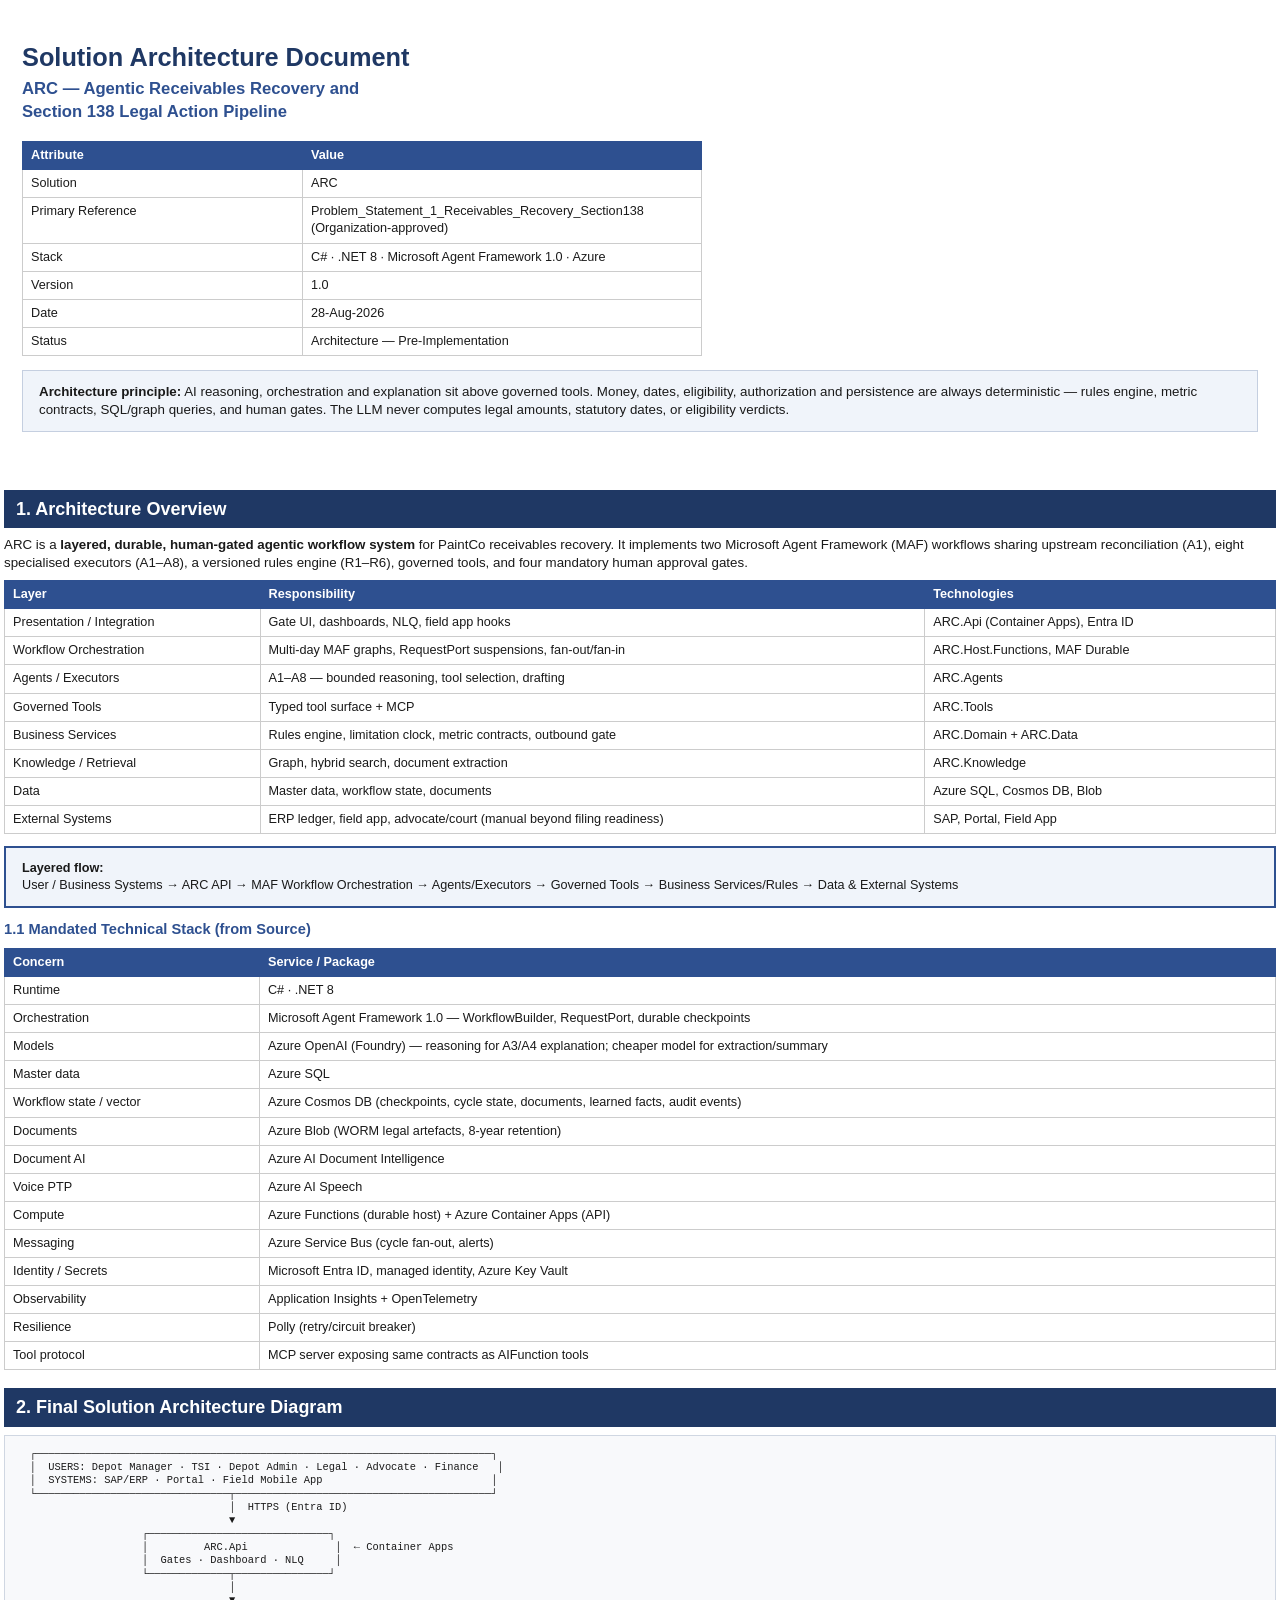
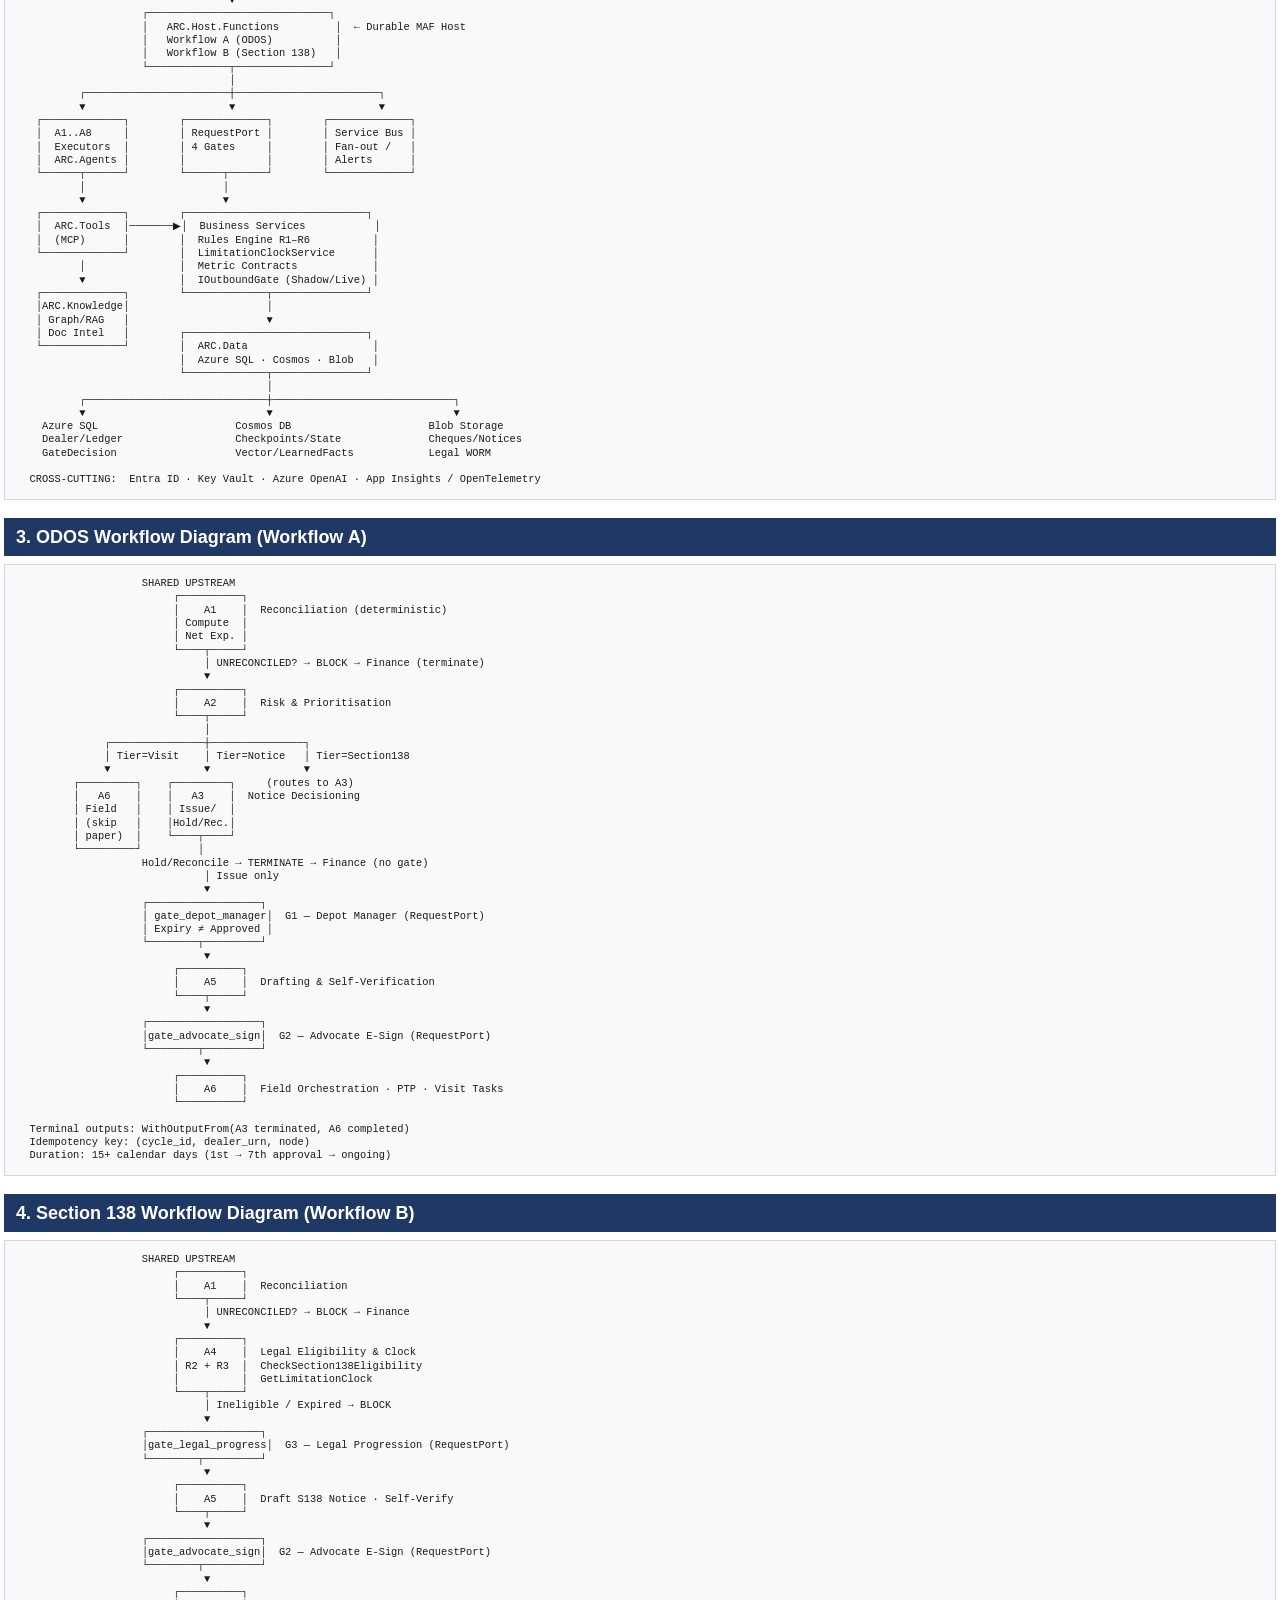
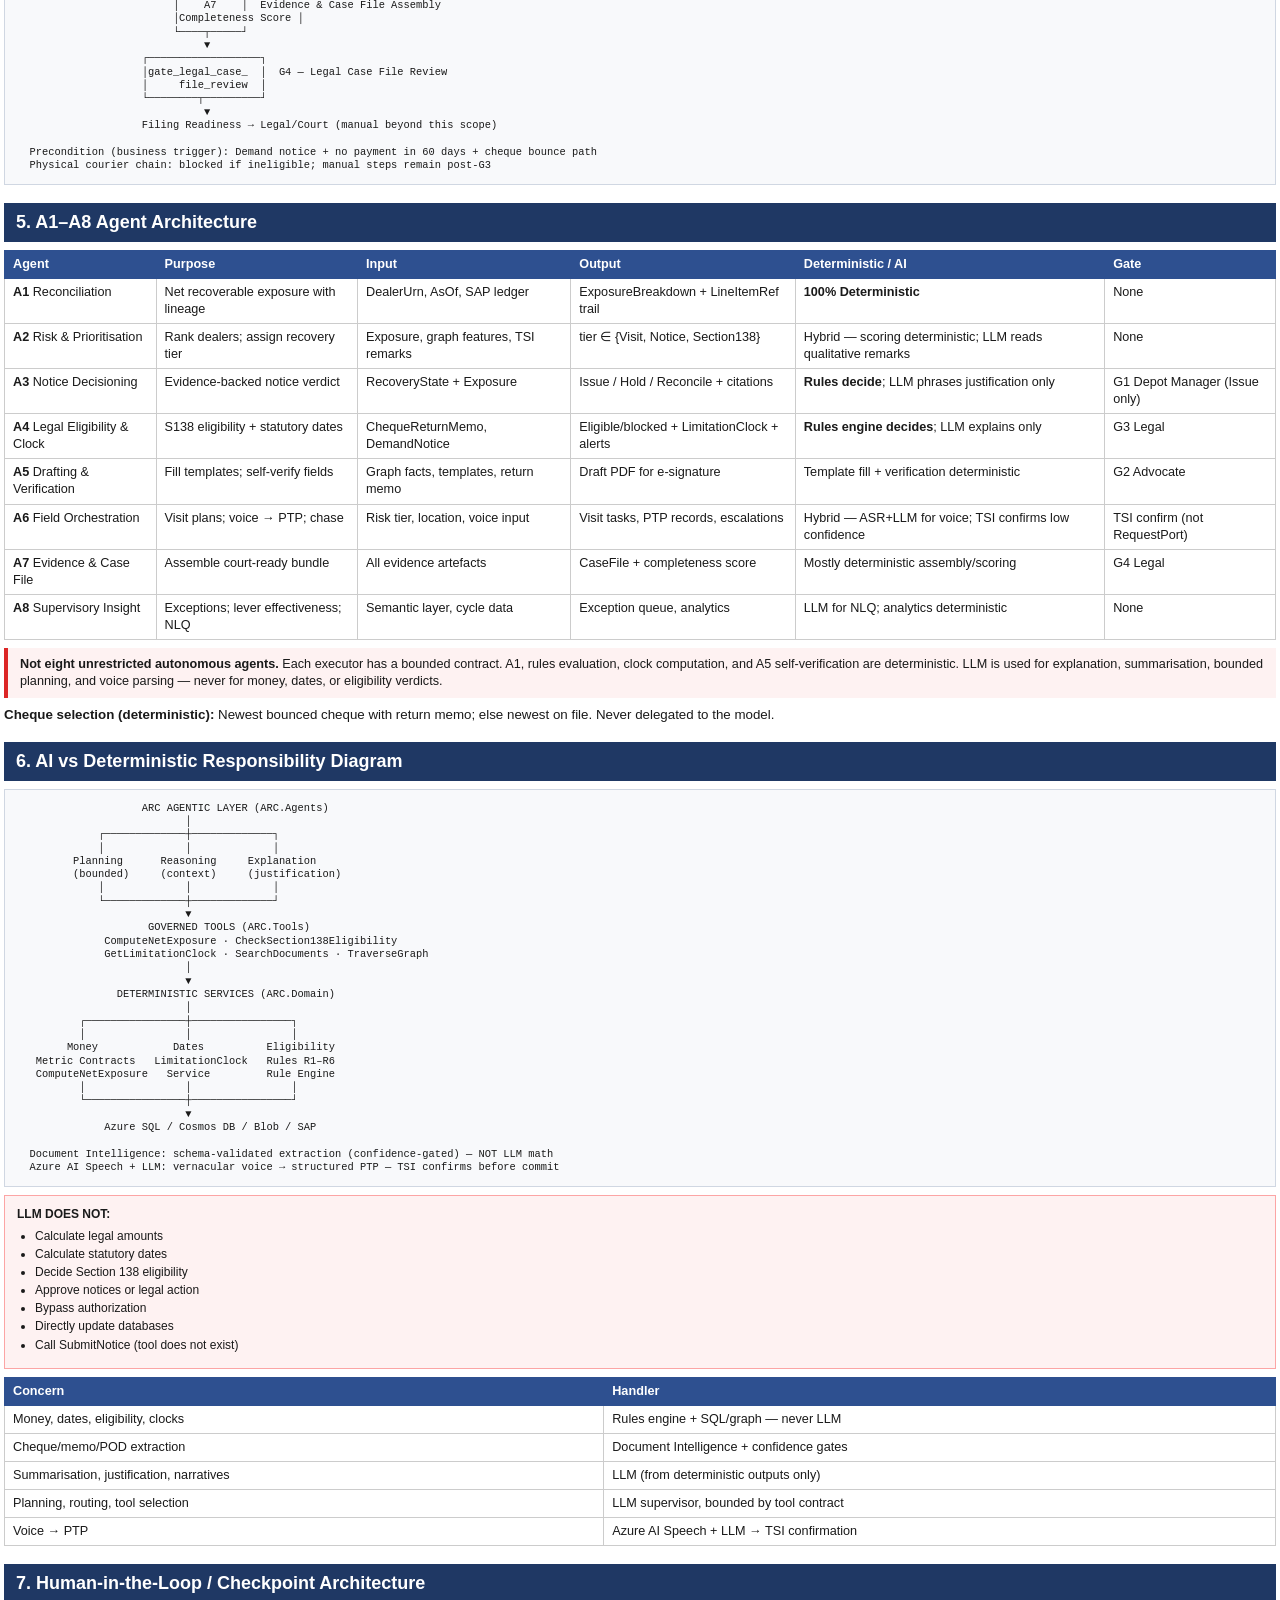
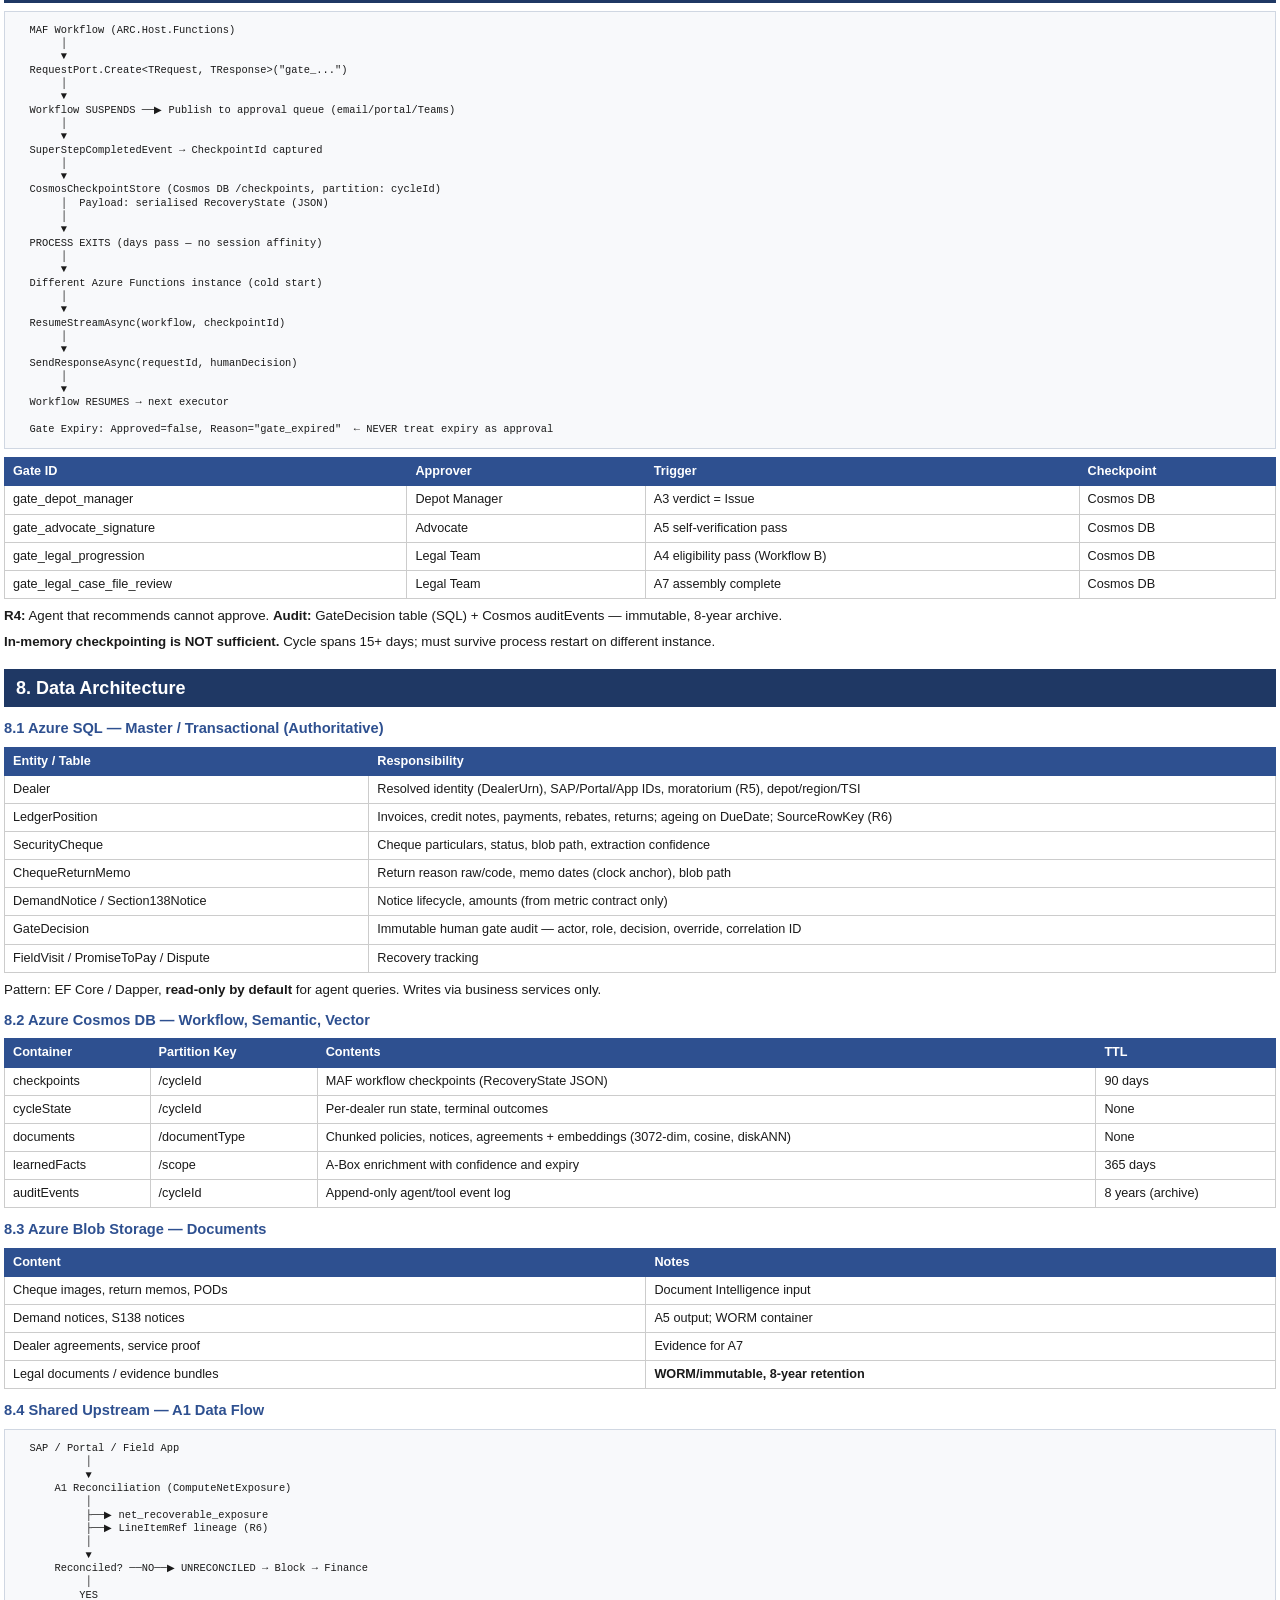
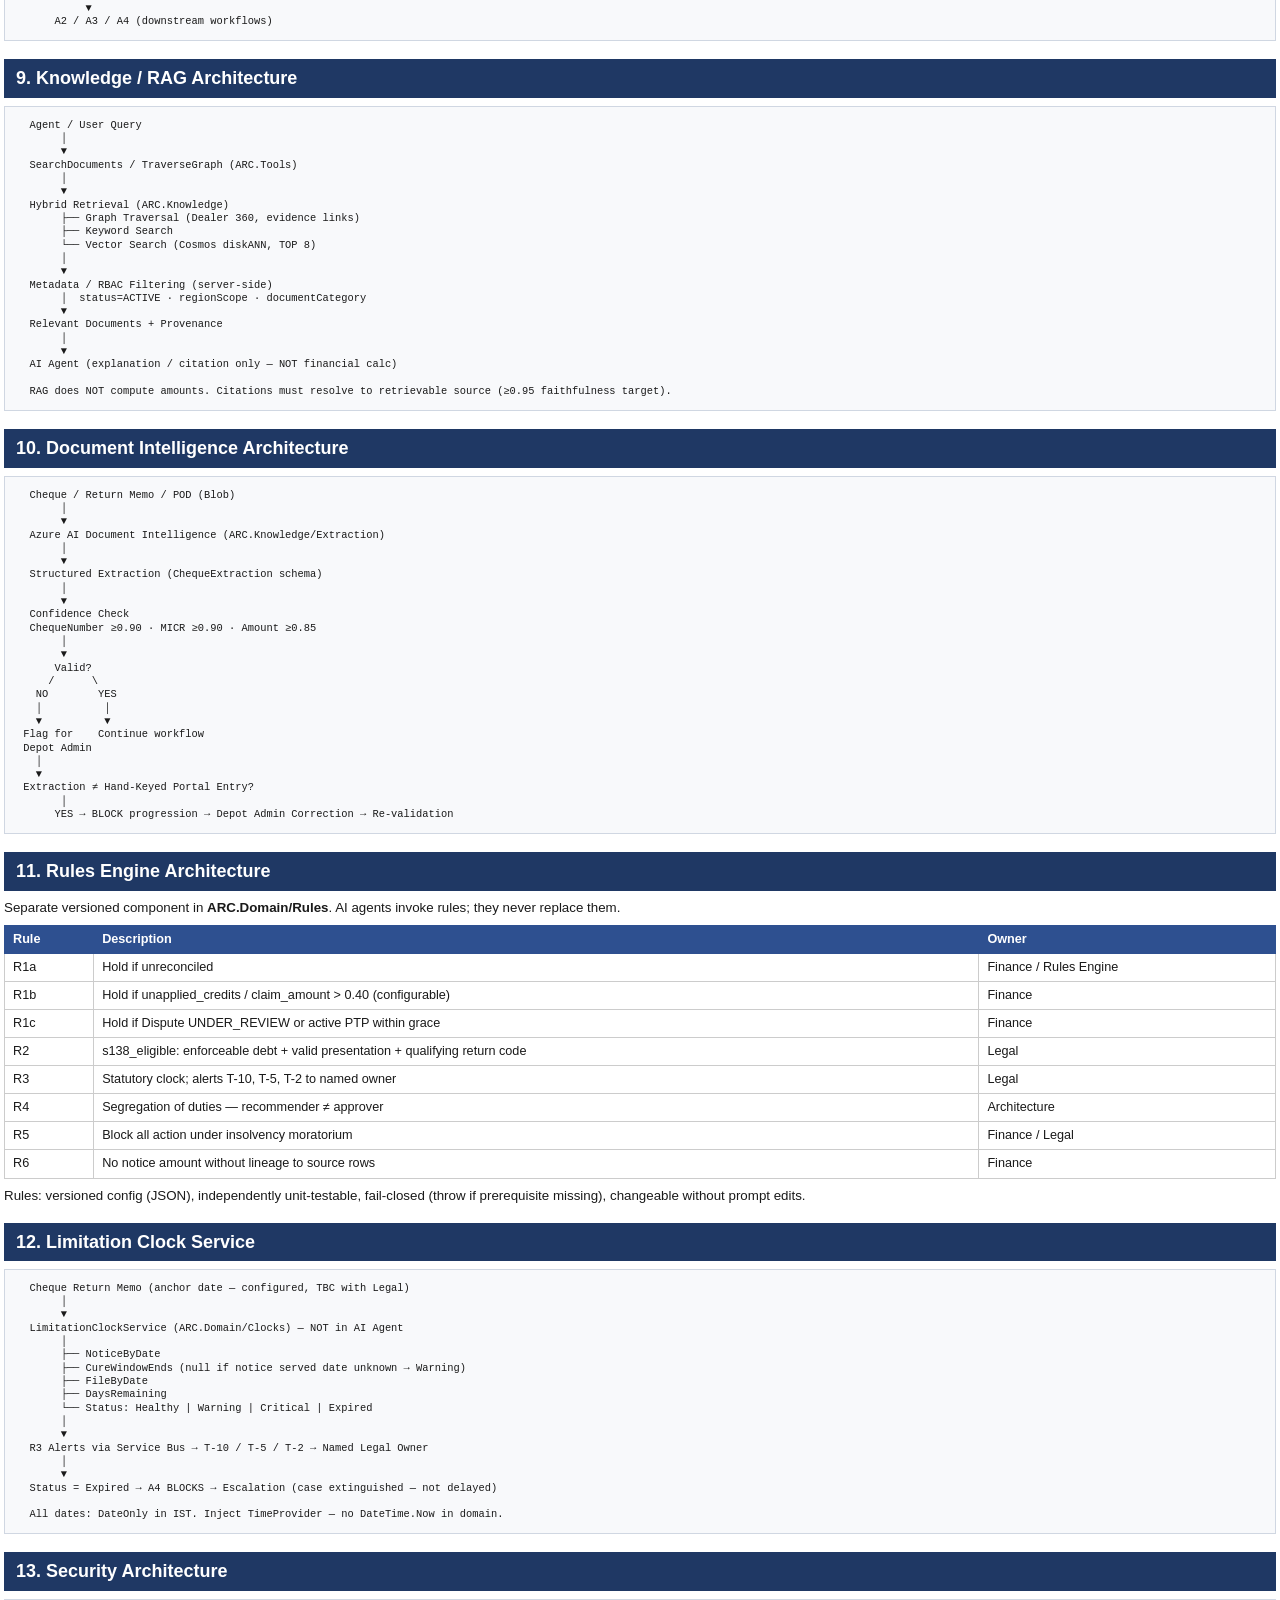
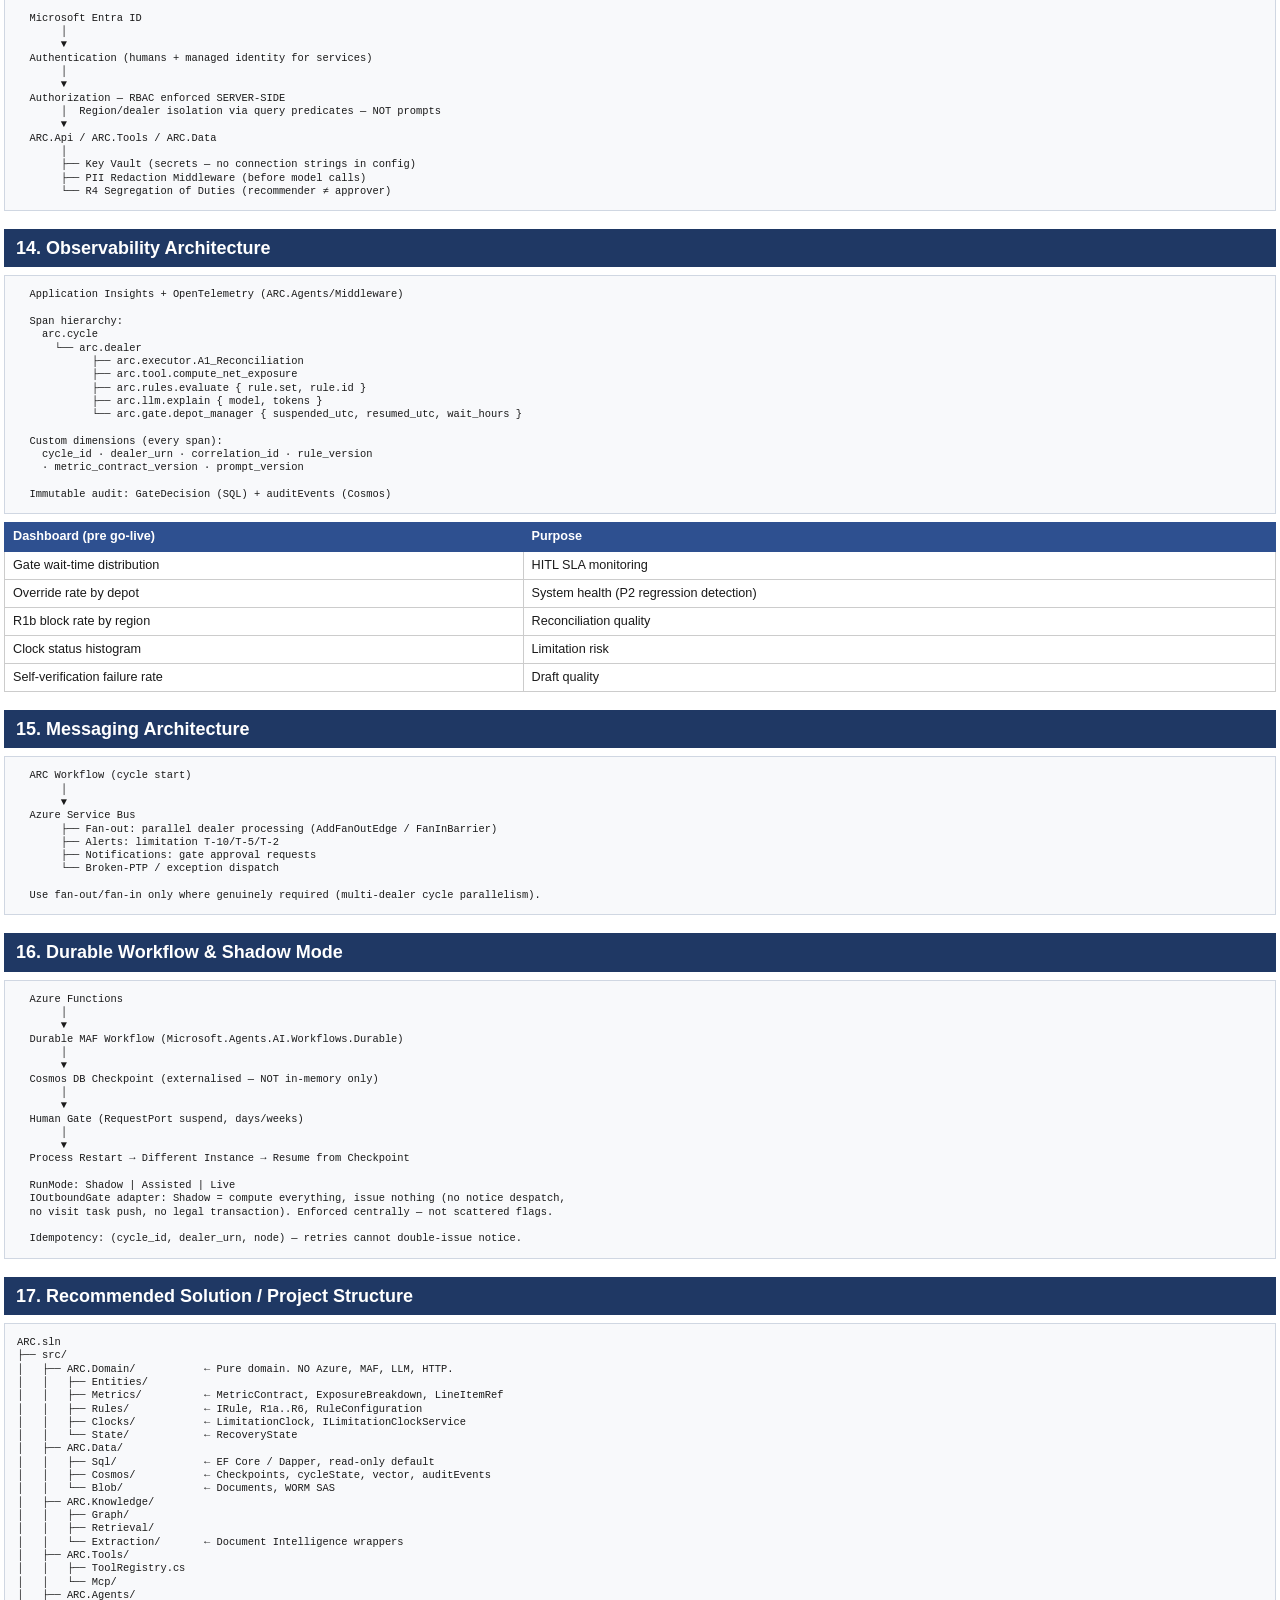
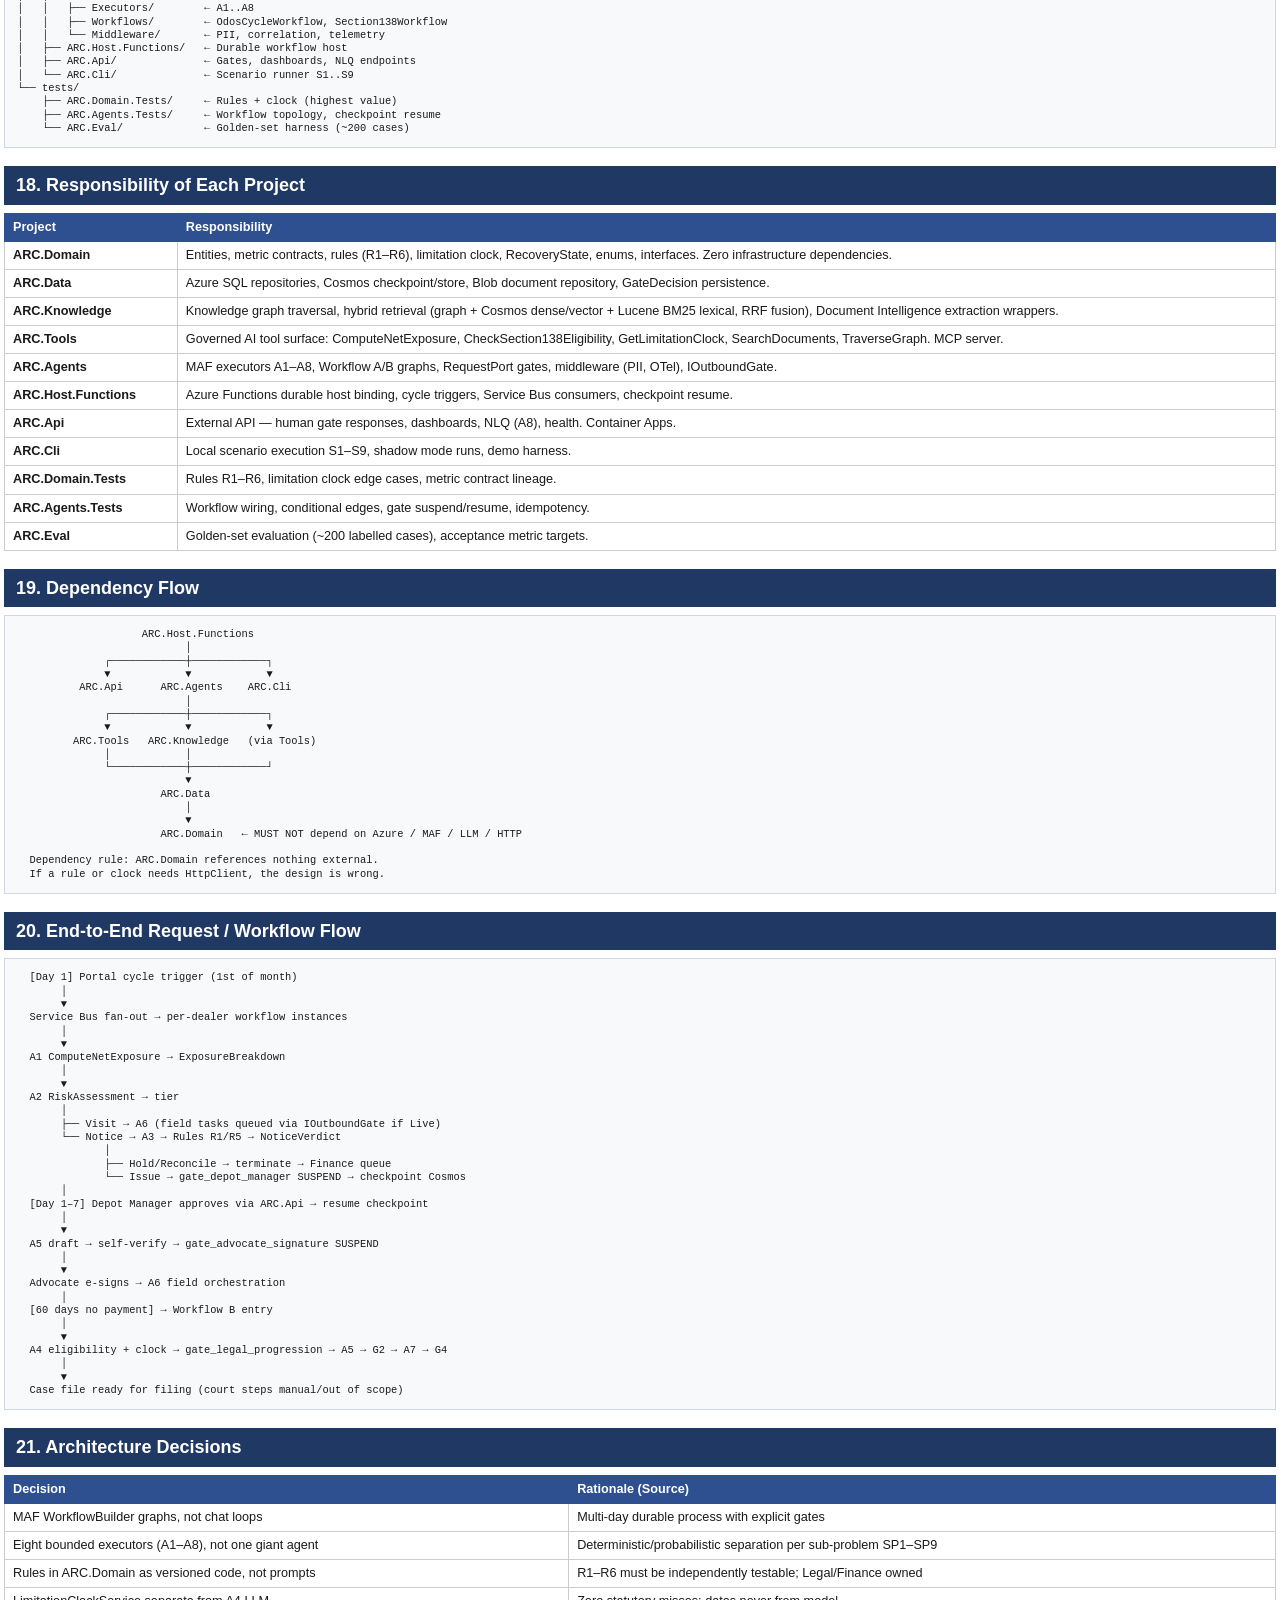
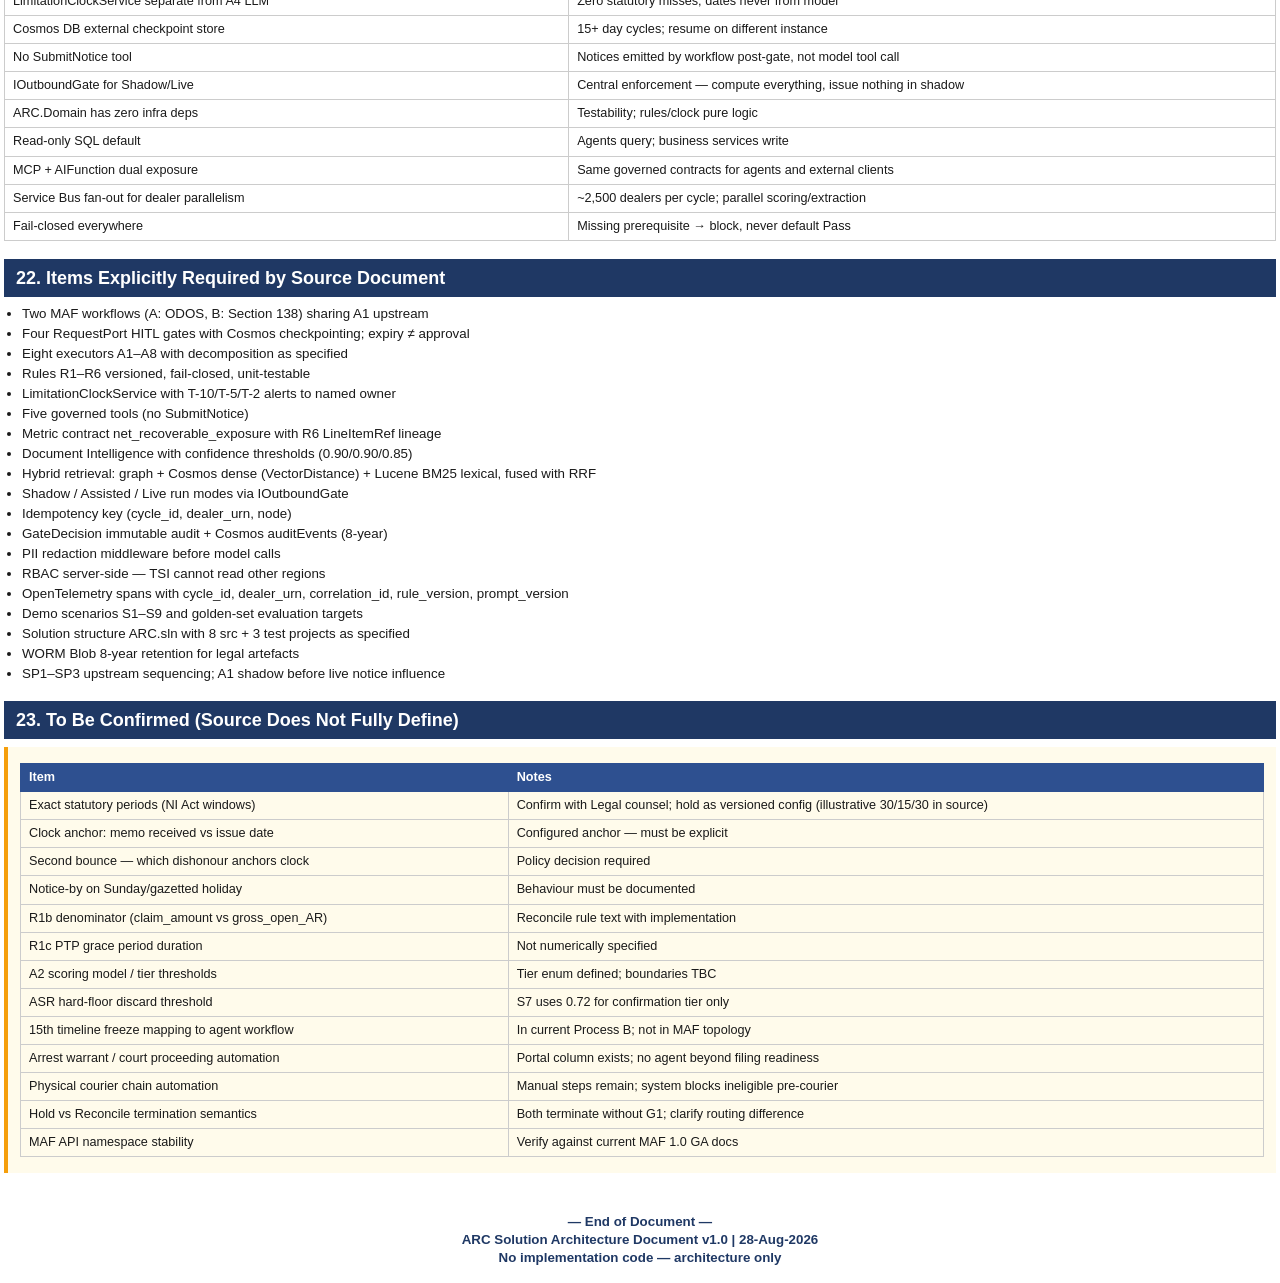
<file: docs/ARC_Architecture_Document.html>
<!DOCTYPE html>
<html lang="en">
<head>
<meta charset="UTF-8">
<title>ARC — Solution Architecture Document v1.0</title>
<style>
  @page { size: A4; margin: 14mm 12mm 16mm 12mm; }
  * { box-sizing: border-box; }
  body { font-family: Calibri, 'Segoe UI', Arial, sans-serif; font-size: 10pt; line-height: 1.35; color: #1a1a1a; margin: 0; padding: 0 4px; }
  .cover { page-break-after: always; padding: 40px 18px 32px; }
  .cover h1 { font-size: 19pt; color: #1f3864; margin: 0 0 4px; }
  .cover h2 { font-size: 12.5pt; color: #2e5090; font-weight: 600; margin: 0 0 18px; }
  .cover-table th { background: #1f3864; color: #fff; width: 34%; }
  .principle-box { background: #f0f4fa; border: 1px solid #c5cfe0; padding: 12px 16px; margin: 14px 0 8px; font-size: 10pt; }
  h1.sec { font-size: 13.5pt; color: #fff; background: #1f3864; padding: 7px 12px; margin: 18px 0 8px; page-break-after: avoid; }
  h2.sub { font-size: 11pt; color: #2e5090; margin: 12px 0 6px; page-break-after: avoid; }
  p { margin: 5px 0 8px; }
  ul.compact { margin: 5px 0; padding-left: 18px; }
  ul.compact li { margin-bottom: 2px; }
  table.simple { width: 100%; border-collapse: collapse; margin: 8px 0; font-size: 9.5pt; }
  table.simple th { background: #2e5090; color: #fff; padding: 5px 8px; text-align: left; border: 1px solid #2e5090; }
  table.simple td { border: 1px solid #ccc; padding: 5px 8px; vertical-align: top; }
  .page-break { page-break-before: always; }
  .arch { font-family: Consolas, monospace; font-size: 7.8pt; background: #f8f9fb; border: 1px solid #d0d7e2; padding: 12px; margin: 8px 0; white-space: pre; line-height: 1.28; page-break-inside: avoid; }
  .highlight { background: #fef2f2; border-left: 4px solid #dc2626; padding: 8px 12px; margin: 8px 0; font-size: 9.5pt; }
  .tbc { background: #fffbeb; border-left: 4px solid #f59e0b; padding: 8px 12px; margin: 8px 0; font-size: 9.5pt; }
  .summary-box { background: #f0f4fa; border: 2px solid #2e5090; padding: 12px 16px; margin: 12px 0; font-size: 9.5pt; }
  .dont-box { background: #fef2f2; border: 1px solid #fca5a5; padding: 10px 12px; margin: 8px 0; font-size: 9pt; }
  .end { text-align: center; font-weight: bold; color: #1f3864; margin-top: 24px; padding: 16px; }
</style>
</head>
<body>

<div class="cover">
  <h1>Solution Architecture Document</h1>
  <h2>ARC — Agentic Receivables Recovery and<br>Section 138 Legal Action Pipeline</h2>
  <table class="simple cover-table" style="max-width:680px;">
    <tr><th>Attribute</th><th>Value</th></tr>
    <tr><td>Solution</td><td>ARC</td></tr>
    <tr><td>Primary Reference</td><td>Problem_Statement_1_Receivables_Recovery_Section138 (Organization-approved)</td></tr>
    <tr><td>Stack</td><td>C# · .NET 8 · Microsoft Agent Framework 1.0 · Azure</td></tr>
    <tr><td>Version</td><td>1.0</td></tr>
    <tr><td>Date</td><td>28-Aug-2026</td></tr>
    <tr><td>Status</td><td>Architecture — Pre-Implementation</td></tr>
  </table>
  <div class="principle-box">
    <strong>Architecture principle:</strong> AI reasoning, orchestration and explanation sit above governed tools. Money, dates, eligibility, authorization and persistence are always deterministic — rules engine, metric contracts, SQL/graph queries, and human gates. The LLM never computes legal amounts, statutory dates, or eligibility verdicts.
  </div>
</div>

<!-- 1 -->
<h1 class="sec">1. Architecture Overview</h1>
<p>ARC is a <strong>layered, durable, human-gated agentic workflow system</strong> for PaintCo receivables recovery. It implements two Microsoft Agent Framework (MAF) workflows sharing upstream reconciliation (A1), eight specialised executors (A1–A8), a versioned rules engine (R1–R6), governed tools, and four mandatory human approval gates.</p>

<table class="simple">
  <tr><th>Layer</th><th>Responsibility</th><th>Technologies</th></tr>
  <tr><td>Presentation / Integration</td><td>Gate UI, dashboards, NLQ, field app hooks</td><td>ARC.Api (Container Apps), Entra ID</td></tr>
  <tr><td>Workflow Orchestration</td><td>Multi-day MAF graphs, RequestPort suspensions, fan-out/fan-in</td><td>ARC.Host.Functions, MAF Durable</td></tr>
  <tr><td>Agents / Executors</td><td>A1–A8 — bounded reasoning, tool selection, drafting</td><td>ARC.Agents</td></tr>
  <tr><td>Governed Tools</td><td>Typed tool surface + MCP</td><td>ARC.Tools</td></tr>
  <tr><td>Business Services</td><td>Rules engine, limitation clock, metric contracts, outbound gate</td><td>ARC.Domain + ARC.Data</td></tr>
  <tr><td>Knowledge / Retrieval</td><td>Graph, hybrid search, document extraction</td><td>ARC.Knowledge</td></tr>
  <tr><td>Data</td><td>Master data, workflow state, documents</td><td>Azure SQL, Cosmos DB, Blob</td></tr>
  <tr><td>External Systems</td><td>ERP ledger, field app, advocate/court (manual beyond filing readiness)</td><td>SAP, Portal, Field App</td></tr>
</table>

<div class="summary-box">
  <strong>Layered flow:</strong><br>
  User / Business Systems → ARC API → MAF Workflow Orchestration → Agents/Executors → Governed Tools → Business Services/Rules → Data &amp; External Systems
</div>

<h2 class="sub">1.1 Mandated Technical Stack (from Source)</h2>
<table class="simple">
  <tr><th>Concern</th><th>Service / Package</th></tr>
  <tr><td>Runtime</td><td>C# · .NET 8</td></tr>
  <tr><td>Orchestration</td><td>Microsoft Agent Framework 1.0 — WorkflowBuilder, RequestPort, durable checkpoints</td></tr>
  <tr><td>Models</td><td>Azure OpenAI (Foundry) — reasoning for A3/A4 explanation; cheaper model for extraction/summary</td></tr>
  <tr><td>Master data</td><td>Azure SQL</td></tr>
  <tr><td>Workflow state / vector</td><td>Azure Cosmos DB (checkpoints, cycle state, documents, learned facts, audit events)</td></tr>
  <tr><td>Documents</td><td>Azure Blob (WORM legal artefacts, 8-year retention)</td></tr>
  <tr><td>Document AI</td><td>Azure AI Document Intelligence</td></tr>
  <tr><td>Voice PTP</td><td>Azure AI Speech</td></tr>
  <tr><td>Compute</td><td>Azure Functions (durable host) + Azure Container Apps (API)</td></tr>
  <tr><td>Messaging</td><td>Azure Service Bus (cycle fan-out, alerts)</td></tr>
  <tr><td>Identity / Secrets</td><td>Microsoft Entra ID, managed identity, Azure Key Vault</td></tr>
  <tr><td>Observability</td><td>Application Insights + OpenTelemetry</td></tr>
  <tr><td>Resilience</td><td>Polly (retry/circuit breaker)</td></tr>
  <tr><td>Tool protocol</td><td>MCP server exposing same contracts as AIFunction tools</td></tr>
</table>

<!-- 2 -->
<h1 class="sec page-break">2. Final Solution Architecture Diagram</h1>
<div class="arch">  ┌─────────────────────────────────────────────────────────────────────────┐
  │  USERS: Depot Manager · TSI · Depot Admin · Legal · Advocate · Finance   │
  │  SYSTEMS: SAP/ERP · Portal · Field Mobile App                           │
  └───────────────────────────────┬─────────────────────────────────────────┘
                                  │  HTTPS (Entra ID)
                                  ▼
                    ┌─────────────────────────────┐
                    │         ARC.Api              │  ← Container Apps
                    │  Gates · Dashboard · NLQ     │
                    └─────────────┬───────────────┘
                                  │
                                  ▼
                    ┌─────────────────────────────┐
                    │   ARC.Host.Functions         │  ← Durable MAF Host
                    │   Workflow A (ODOS)          │
                    │   Workflow B (Section 138)   │
                    └─────────────┬───────────────┘
                                  │
          ┌───────────────────────┼───────────────────────┐
          ▼                       ▼                       ▼
   ┌─────────────┐        ┌─────────────┐        ┌─────────────┐
   │  A1..A8     │        │ RequestPort │        │ Service Bus │
   │  Executors  │        │ 4 Gates     │        │ Fan-out /   │
   │  ARC.Agents │        │             │        │ Alerts      │
   └──────┬──────┘        └──────┬──────┘        └─────────────┘
          │                      │
          ▼                      ▼
   ┌─────────────┐        ┌─────────────────────────────┐
   │  ARC.Tools  │───────▶│  Business Services           │
   │  (MCP)      │        │  Rules Engine R1–R6          │
   └─────────────┘        │  LimitationClockService      │
          │               │  Metric Contracts            │
          ▼               │  IOutboundGate (Shadow/Live) │
   ┌─────────────┐        └─────────────┬───────────────┘
   │ARC.Knowledge│                      │
   │ Graph/RAG   │                      ▼
   │ Doc Intel   │        ┌─────────────────────────────┐
   └─────────────┘        │  ARC.Data                    │
                          │  Azure SQL · Cosmos · Blob   │
                          └─────────────┬───────────────┘
                                        │
          ┌─────────────────────────────┼─────────────────────────────┐
          ▼                             ▼                             ▼
    Azure SQL                      Cosmos DB                      Blob Storage
    Dealer/Ledger                  Checkpoints/State              Cheques/Notices
    GateDecision                   Vector/LearnedFacts            Legal WORM

  CROSS-CUTTING:  Entra ID · Key Vault · Azure OpenAI · App Insights / OpenTelemetry</div>

<!-- 3 -->
<h1 class="sec">3. ODOS Workflow Diagram (Workflow A)</h1>
<div class="arch">                    SHARED UPSTREAM
                         ┌──────────┐
                         │    A1    │  Reconciliation (deterministic)
                         │ Compute  │
                         │ Net Exp. │
                         └────┬─────┘
                              │ UNRECONCILED? → BLOCK → Finance (terminate)
                              ▼
                         ┌──────────┐
                         │    A2    │  Risk & Prioritisation
                         └────┬─────┘
                              │
              ┌───────────────┼───────────────┐
              │ Tier=Visit    │ Tier=Notice   │ Tier=Section138
              ▼               ▼               ▼
         ┌─────────┐    ┌─────────┐     (routes to A3)
         │   A6    │    │   A3    │  Notice Decisioning
         │ Field   │    │ Issue/  │
         │ (skip   │    │Hold/Rec.│
         │ paper)  │    └────┬────┘
         └─────────┘         │
                    Hold/Reconcile → TERMINATE → Finance (no gate)
                              │ Issue only
                              ▼
                    ┌──────────────────┐
                    │ gate_depot_manager│  G1 — Depot Manager (RequestPort)
                    │ Expiry ≠ Approved │
                    └────────┬─────────┘
                              ▼
                         ┌──────────┐
                         │    A5    │  Drafting & Self-Verification
                         └────┬─────┘
                              ▼
                    ┌──────────────────┐
                    │gate_advocate_sign│  G2 — Advocate E-Sign (RequestPort)
                    └────────┬─────────┘
                              ▼
                         ┌──────────┐
                         │    A6    │  Field Orchestration · PTP · Visit Tasks
                         └──────────┘

  Terminal outputs: WithOutputFrom(A3 terminated, A6 completed)
  Idempotency key: (cycle_id, dealer_urn, node)
  Duration: 15+ calendar days (1st → 7th approval → ongoing)</div>

<!-- 4 -->
<h1 class="sec page-break">4. Section 138 Workflow Diagram (Workflow B)</h1>
<div class="arch">                    SHARED UPSTREAM
                         ┌──────────┐
                         │    A1    │  Reconciliation
                         └────┬─────┘
                              │ UNRECONCILED? → BLOCK → Finance
                              ▼
                         ┌──────────┐
                         │    A4    │  Legal Eligibility & Clock
                         │ R2 + R3  │  CheckSection138Eligibility
                         │          │  GetLimitationClock
                         └────┬─────┘
                              │ Ineligible / Expired → BLOCK
                              ▼
                    ┌──────────────────┐
                    │gate_legal_progress│  G3 — Legal Progression (RequestPort)
                    └────────┬─────────┘
                              ▼
                         ┌──────────┐
                         │    A5    │  Draft S138 Notice · Self-Verify
                         └────┬─────┘
                              ▼
                    ┌──────────────────┐
                    │gate_advocate_sign│  G2 — Advocate E-Sign (RequestPort)
                    └────────┬─────────┘
                              ▼
                         ┌──────────┐
                         │    A7    │  Evidence & Case File Assembly
                         │Completeness Score │
                         └────┬─────┘
                              ▼
                    ┌──────────────────┐
                    │gate_legal_case_  │  G4 — Legal Case File Review
                    │     file_review  │
                    └────────┬─────────┘
                              ▼
                    Filing Readiness → Legal/Court (manual beyond this scope)

  Precondition (business trigger): Demand notice + no payment in 60 days + cheque bounce path
  Physical courier chain: blocked if ineligible; manual steps remain post-G3</div>

<!-- 5 -->
<h1 class="sec">5. A1–A8 Agent Architecture</h1>
<table class="simple">
  <tr><th>Agent</th><th>Purpose</th><th>Input</th><th>Output</th><th>Deterministic / AI</th><th>Gate</th></tr>
  <tr><td><strong>A1</strong> Reconciliation</td><td>Net recoverable exposure with lineage</td><td>DealerUrn, AsOf, SAP ledger</td><td>ExposureBreakdown + LineItemRef trail</td><td><strong>100% Deterministic</strong></td><td>None</td></tr>
  <tr><td><strong>A2</strong> Risk &amp; Prioritisation</td><td>Rank dealers; assign recovery tier</td><td>Exposure, graph features, TSI remarks</td><td>tier ∈ {Visit, Notice, Section138}</td><td>Hybrid — scoring deterministic; LLM reads qualitative remarks</td><td>None</td></tr>
  <tr><td><strong>A3</strong> Notice Decisioning</td><td>Evidence-backed notice verdict</td><td>RecoveryState + Exposure</td><td>Issue / Hold / Reconcile + citations</td><td><strong>Rules decide</strong>; LLM phrases justification only</td><td>G1 Depot Manager (Issue only)</td></tr>
  <tr><td><strong>A4</strong> Legal Eligibility &amp; Clock</td><td>S138 eligibility + statutory dates</td><td>ChequeReturnMemo, DemandNotice</td><td>Eligible/blocked + LimitationClock + alerts</td><td><strong>Rules engine decides</strong>; LLM explains only</td><td>G3 Legal</td></tr>
  <tr><td><strong>A5</strong> Drafting &amp; Verification</td><td>Fill templates; self-verify fields</td><td>Graph facts, templates, return memo</td><td>Draft PDF for e-signature</td><td>Template fill + verification deterministic</td><td>G2 Advocate</td></tr>
  <tr><td><strong>A6</strong> Field Orchestration</td><td>Visit plans; voice → PTP; chase</td><td>Risk tier, location, voice input</td><td>Visit tasks, PTP records, escalations</td><td>Hybrid — ASR+LLM for voice; TSI confirms low confidence</td><td>TSI confirm (not RequestPort)</td></tr>
  <tr><td><strong>A7</strong> Evidence &amp; Case File</td><td>Assemble court-ready bundle</td><td>All evidence artefacts</td><td>CaseFile + completeness score</td><td>Mostly deterministic assembly/scoring</td><td>G4 Legal</td></tr>
  <tr><td><strong>A8</strong> Supervisory Insight</td><td>Exceptions; lever effectiveness; NLQ</td><td>Semantic layer, cycle data</td><td>Exception queue, analytics</td><td>LLM for NLQ; analytics deterministic</td><td>None</td></tr>
</table>
<div class="highlight"><strong>Not eight unrestricted autonomous agents.</strong> Each executor has a bounded contract. A1, rules evaluation, clock computation, and A5 self-verification are deterministic. LLM is used for explanation, summarisation, bounded planning, and voice parsing — never for money, dates, or eligibility verdicts.</div>
<p><strong>Cheque selection (deterministic):</strong> Newest bounced cheque with return memo; else newest on file. Never delegated to the model.</p>

<!-- 6 -->
<h1 class="sec page-break">6. AI vs Deterministic Responsibility Diagram</h1>
<div class="arch">                    ARC AGENTIC LAYER (ARC.Agents)
                           │
             ┌─────────────┼─────────────┐
             │             │             │
         Planning      Reasoning     Explanation
         (bounded)     (context)     (justification)
             │             │             │
             └─────────────┼─────────────┘
                           ▼
                     GOVERNED TOOLS (ARC.Tools)
              ComputeNetExposure · CheckSection138Eligibility
              GetLimitationClock · SearchDocuments · TraverseGraph
                           │
                           ▼
                DETERMINISTIC SERVICES (ARC.Domain)
                           │
          ┌────────────────┼────────────────┐
          │                │                │
        Money            Dates          Eligibility
   Metric Contracts   LimitationClock   Rules R1–R6
   ComputeNetExposure   Service         Rule Engine
          │                │                │
          └────────────────┼────────────────┘
                           ▼
              Azure SQL / Cosmos DB / Blob / SAP

  Document Intelligence: schema-validated extraction (confidence-gated) — NOT LLM math
  Azure AI Speech + LLM: vernacular voice → structured PTP — TSI confirms before commit</div>

<div class="dont-box">
<strong>LLM DOES NOT:</strong>
<ul class="compact">
  <li>Calculate legal amounts</li>
  <li>Calculate statutory dates</li>
  <li>Decide Section 138 eligibility</li>
  <li>Approve notices or legal action</li>
  <li>Bypass authorization</li>
  <li>Directly update databases</li>
  <li>Call SubmitNotice (tool does not exist)</li>
</ul>
</div>

<table class="simple">
  <tr><th>Concern</th><th>Handler</th></tr>
  <tr><td>Money, dates, eligibility, clocks</td><td>Rules engine + SQL/graph — never LLM</td></tr>
  <tr><td>Cheque/memo/POD extraction</td><td>Document Intelligence + confidence gates</td></tr>
  <tr><td>Summarisation, justification, narratives</td><td>LLM (from deterministic outputs only)</td></tr>
  <tr><td>Planning, routing, tool selection</td><td>LLM supervisor, bounded by tool contract</td></tr>
  <tr><td>Voice → PTP</td><td>Azure AI Speech + LLM → TSI confirmation</td></tr>
</table>

<!-- 7 -->
<h1 class="sec">7. Human-in-the-Loop / Checkpoint Architecture</h1>
<div class="arch">  MAF Workflow (ARC.Host.Functions)
       │
       ▼
  RequestPort.Create&lt;TRequest, TResponse&gt;("gate_...")
       │
       ▼
  Workflow SUSPENDS ──▶ Publish to approval queue (email/portal/Teams)
       │
       ▼
  SuperStepCompletedEvent → CheckpointId captured
       │
       ▼
  CosmosCheckpointStore (Cosmos DB /checkpoints, partition: cycleId)
       │  Payload: serialised RecoveryState (JSON)
       │
       ▼
  PROCESS EXITS (days pass — no session affinity)
       │
       ▼
  Different Azure Functions instance (cold start)
       │
       ▼
  ResumeStreamAsync(workflow, checkpointId)
       │
       ▼
  SendResponseAsync(requestId, humanDecision)
       │
       ▼
  Workflow RESUMES → next executor

  Gate Expiry: Approved=false, Reason="gate_expired"  ← NEVER treat expiry as approval</div>

<table class="simple">
  <tr><th>Gate ID</th><th>Approver</th><th>Trigger</th><th>Checkpoint</th></tr>
  <tr><td>gate_depot_manager</td><td>Depot Manager</td><td>A3 verdict = Issue</td><td>Cosmos DB</td></tr>
  <tr><td>gate_advocate_signature</td><td>Advocate</td><td>A5 self-verification pass</td><td>Cosmos DB</td></tr>
  <tr><td>gate_legal_progression</td><td>Legal Team</td><td>A4 eligibility pass (Workflow B)</td><td>Cosmos DB</td></tr>
  <tr><td>gate_legal_case_file_review</td><td>Legal Team</td><td>A7 assembly complete</td><td>Cosmos DB</td></tr>
</table>
<p><strong>R4:</strong> Agent that recommends cannot approve. <strong>Audit:</strong> GateDecision table (SQL) + Cosmos auditEvents — immutable, 8-year archive.</p>
<p><strong>In-memory checkpointing is NOT sufficient.</strong> Cycle spans 15+ days; must survive process restart on different instance.</p>

<!-- 8 -->
<h1 class="sec page-break">8. Data Architecture</h1>
<h2 class="sub">8.1 Azure SQL — Master / Transactional (Authoritative)</h2>
<table class="simple">
  <tr><th>Entity / Table</th><th>Responsibility</th></tr>
  <tr><td>Dealer</td><td>Resolved identity (DealerUrn), SAP/Portal/App IDs, moratorium (R5), depot/region/TSI</td></tr>
  <tr><td>LedgerPosition</td><td>Invoices, credit notes, payments, rebates, returns; ageing on DueDate; SourceRowKey (R6)</td></tr>
  <tr><td>SecurityCheque</td><td>Cheque particulars, status, blob path, extraction confidence</td></tr>
  <tr><td>ChequeReturnMemo</td><td>Return reason raw/code, memo dates (clock anchor), blob path</td></tr>
  <tr><td>DemandNotice / Section138Notice</td><td>Notice lifecycle, amounts (from metric contract only)</td></tr>
  <tr><td>GateDecision</td><td>Immutable human gate audit — actor, role, decision, override, correlation ID</td></tr>
  <tr><td>FieldVisit / PromiseToPay / Dispute</td><td>Recovery tracking</td></tr>
</table>
<p>Pattern: EF Core / Dapper, <strong>read-only by default</strong> for agent queries. Writes via business services only.</p>

<h2 class="sub">8.2 Azure Cosmos DB — Workflow, Semantic, Vector</h2>
<table class="simple">
  <tr><th>Container</th><th>Partition Key</th><th>Contents</th><th>TTL</th></tr>
  <tr><td>checkpoints</td><td>/cycleId</td><td>MAF workflow checkpoints (RecoveryState JSON)</td><td>90 days</td></tr>
  <tr><td>cycleState</td><td>/cycleId</td><td>Per-dealer run state, terminal outcomes</td><td>None</td></tr>
  <tr><td>documents</td><td>/documentType</td><td>Chunked policies, notices, agreements + embeddings (3072-dim, cosine, diskANN)</td><td>None</td></tr>
  <tr><td>learnedFacts</td><td>/scope</td><td>A-Box enrichment with confidence and expiry</td><td>365 days</td></tr>
  <tr><td>auditEvents</td><td>/cycleId</td><td>Append-only agent/tool event log</td><td>8 years (archive)</td></tr>
</table>

<h2 class="sub">8.3 Azure Blob Storage — Documents</h2>
<table class="simple">
  <tr><th>Content</th><th>Notes</th></tr>
  <tr><td>Cheque images, return memos, PODs</td><td>Document Intelligence input</td></tr>
  <tr><td>Demand notices, S138 notices</td><td>A5 output; WORM container</td></tr>
  <tr><td>Dealer agreements, service proof</td><td>Evidence for A7</td></tr>
  <tr><td>Legal documents / evidence bundles</td><td><strong>WORM/immutable, 8-year retention</strong></td></tr>
</table>

<h2 class="sub">8.4 Shared Upstream — A1 Data Flow</h2>
<div class="arch">  SAP / Portal / Field App
           │
           ▼
      A1 Reconciliation (ComputeNetExposure)
           │
           ├──▶ net_recoverable_exposure
           ├──▶ LineItemRef lineage (R6)
           │
           ▼
      Reconciled? ──NO──▶ UNRECONCILED → Block → Finance
           │
          YES
           ▼
      A2 / A3 / A4 (downstream workflows)</div>

<!-- 9 -->
<h1 class="sec">9. Knowledge / RAG Architecture</h1>
<div class="arch">  Agent / User Query
       │
       ▼
  SearchDocuments / TraverseGraph (ARC.Tools)
       │
       ▼
  Hybrid Retrieval (ARC.Knowledge)
       ├── Graph Traversal (Dealer 360, evidence links)
       ├── Keyword Search
       └── Vector Search (Cosmos diskANN, TOP 8)
       │
       ▼
  Metadata / RBAC Filtering (server-side)
       │  status=ACTIVE · regionScope · documentCategory
       ▼
  Relevant Documents + Provenance
       │
       ▼
  AI Agent (explanation / citation only — NOT financial calc)

  RAG does NOT compute amounts. Citations must resolve to retrievable source (≥0.95 faithfulness target).</div>

<!-- 10 -->
<h1 class="sec page-break">10. Document Intelligence Architecture</h1>
<div class="arch">  Cheque / Return Memo / POD (Blob)
       │
       ▼
  Azure AI Document Intelligence (ARC.Knowledge/Extraction)
       │
       ▼
  Structured Extraction (ChequeExtraction schema)
       │
       ▼
  Confidence Check
  ChequeNumber ≥0.90 · MICR ≥0.90 · Amount ≥0.85
       │
       ▼
      Valid?
     /      \
   NO        YES
   │          │
   ▼          ▼
 Flag for    Continue workflow
 Depot Admin
   │
   ▼
 Extraction ≠ Hand-Keyed Portal Entry?
       │
      YES → BLOCK progression → Depot Admin Correction → Re-validation</div>

<!-- 11 -->
<h1 class="sec">11. Rules Engine Architecture</h1>
<p>Separate versioned component in <strong>ARC.Domain/Rules</strong>. AI agents invoke rules; they never replace them.</p>
<table class="simple">
  <tr><th>Rule</th><th>Description</th><th>Owner</th></tr>
  <tr><td>R1a</td><td>Hold if unreconciled</td><td>Finance / Rules Engine</td></tr>
  <tr><td>R1b</td><td>Hold if unapplied_credits / claim_amount &gt; 0.40 (configurable)</td><td>Finance</td></tr>
  <tr><td>R1c</td><td>Hold if Dispute UNDER_REVIEW or active PTP within grace</td><td>Finance</td></tr>
  <tr><td>R2</td><td>s138_eligible: enforceable debt + valid presentation + qualifying return code</td><td>Legal</td></tr>
  <tr><td>R3</td><td>Statutory clock; alerts T-10, T-5, T-2 to named owner</td><td>Legal</td></tr>
  <tr><td>R4</td><td>Segregation of duties — recommender ≠ approver</td><td>Architecture</td></tr>
  <tr><td>R5</td><td>Block all action under insolvency moratorium</td><td>Finance / Legal</td></tr>
  <tr><td>R6</td><td>No notice amount without lineage to source rows</td><td>Finance</td></tr>
</table>
<p>Rules: versioned config (JSON), independently unit-testable, fail-closed (throw if prerequisite missing), changeable without prompt edits.</p>

<!-- 12 -->
<h1 class="sec">12. Limitation Clock Service</h1>
<div class="arch">  Cheque Return Memo (anchor date — configured, TBC with Legal)
       │
       ▼
  LimitationClockService (ARC.Domain/Clocks) — NOT in AI Agent
       │
       ├── NoticeByDate
       ├── CureWindowEnds (null if notice served date unknown → Warning)
       ├── FileByDate
       ├── DaysRemaining
       └── Status: Healthy | Warning | Critical | Expired
       │
       ▼
  R3 Alerts via Service Bus → T-10 / T-5 / T-2 → Named Legal Owner
       │
       ▼
  Status = Expired → A4 BLOCKS → Escalation (case extinguished — not delayed)

  All dates: DateOnly in IST. Inject TimeProvider — no DateTime.Now in domain.</div>

<!-- 13 -->
<h1 class="sec page-break">13. Security Architecture</h1>
<div class="arch">  Microsoft Entra ID
       │
       ▼
  Authentication (humans + managed identity for services)
       │
       ▼
  Authorization — RBAC enforced SERVER-SIDE
       │  Region/dealer isolation via query predicates — NOT prompts
       ▼
  ARC.Api / ARC.Tools / ARC.Data
       │
       ├── Key Vault (secrets — no connection strings in config)
       ├── PII Redaction Middleware (before model calls)
       └── R4 Segregation of Duties (recommender ≠ approver)</div>

<!-- 14 -->
<h1 class="sec">14. Observability Architecture</h1>
<div class="arch">  Application Insights + OpenTelemetry (ARC.Agents/Middleware)

  Span hierarchy:
    arc.cycle
      └── arc.dealer
            ├── arc.executor.A1_Reconciliation
            ├── arc.tool.compute_net_exposure
            ├── arc.rules.evaluate { rule.set, rule.id }
            ├── arc.llm.explain { model, tokens }
            └── arc.gate.depot_manager { suspended_utc, resumed_utc, wait_hours }

  Custom dimensions (every span):
    cycle_id · dealer_urn · correlation_id · rule_version
    · metric_contract_version · prompt_version

  Immutable audit: GateDecision (SQL) + auditEvents (Cosmos)</div>

<table class="simple">
  <tr><th>Dashboard (pre go-live)</th><th>Purpose</th></tr>
  <tr><td>Gate wait-time distribution</td><td>HITL SLA monitoring</td></tr>
  <tr><td>Override rate by depot</td><td>System health (P2 regression detection)</td></tr>
  <tr><td>R1b block rate by region</td><td>Reconciliation quality</td></tr>
  <tr><td>Clock status histogram</td><td>Limitation risk</td></tr>
  <tr><td>Self-verification failure rate</td><td>Draft quality</td></tr>
</table>

<!-- 15 -->
<h1 class="sec">15. Messaging Architecture</h1>
<div class="arch">  ARC Workflow (cycle start)
       │
       ▼
  Azure Service Bus
       ├── Fan-out: parallel dealer processing (AddFanOutEdge / FanInBarrier)
       ├── Alerts: limitation T-10/T-5/T-2
       ├── Notifications: gate approval requests
       └── Broken-PTP / exception dispatch

  Use fan-out/fan-in only where genuinely required (multi-dealer cycle parallelism).</div>

<!-- 16 -->
<h1 class="sec page-break">16. Durable Workflow &amp; Shadow Mode</h1>
<div class="arch">  Azure Functions
       │
       ▼
  Durable MAF Workflow (Microsoft.Agents.AI.Workflows.Durable)
       │
       ▼
  Cosmos DB Checkpoint (externalised — NOT in-memory only)
       │
       ▼
  Human Gate (RequestPort suspend, days/weeks)
       │
       ▼
  Process Restart → Different Instance → Resume from Checkpoint

  RunMode: Shadow | Assisted | Live
  IOutboundGate adapter: Shadow = compute everything, issue nothing (no notice despatch,
  no visit task push, no legal transaction). Enforced centrally — not scattered flags.

  Idempotency: (cycle_id, dealer_urn, node) — retries cannot double-issue notice.</div>

<!-- 17 -->
<h1 class="sec">17. Recommended Solution / Project Structure</h1>
<div class="arch">ARC.sln
├── src/
│   ├── ARC.Domain/           ← Pure domain. NO Azure, MAF, LLM, HTTP.
│   │   ├── Entities/
│   │   ├── Metrics/          ← MetricContract, ExposureBreakdown, LineItemRef
│   │   ├── Rules/            ← IRule, R1a..R6, RuleConfiguration
│   │   ├── Clocks/           ← LimitationClock, ILimitationClockService
│   │   └── State/            ← RecoveryState
│   ├── ARC.Data/
│   │   ├── Sql/              ← EF Core / Dapper, read-only default
│   │   ├── Cosmos/           ← Checkpoints, cycleState, vector, auditEvents
│   │   └── Blob/             ← Documents, WORM SAS
│   ├── ARC.Knowledge/
│   │   ├── Graph/
│   │   ├── Retrieval/
│   │   └── Extraction/       ← Document Intelligence wrappers
│   ├── ARC.Tools/
│   │   ├── ToolRegistry.cs
│   │   └── Mcp/
│   ├── ARC.Agents/
│   │   ├── Executors/        ← A1..A8
│   │   ├── Workflows/        ← OdosCycleWorkflow, Section138Workflow
│   │   └── Middleware/       ← PII, correlation, telemetry
│   ├── ARC.Host.Functions/   ← Durable workflow host
│   ├── ARC.Api/              ← Gates, dashboards, NLQ endpoints
│   └── ARC.Cli/              ← Scenario runner S1..S9
└── tests/
    ├── ARC.Domain.Tests/     ← Rules + clock (highest value)
    ├── ARC.Agents.Tests/     ← Workflow topology, checkpoint resume
    └── ARC.Eval/             ← Golden-set harness (~200 cases)</div>

<!-- 18 -->
<h1 class="sec">18. Responsibility of Each Project</h1>
<table class="simple">
  <tr><th>Project</th><th>Responsibility</th></tr>
  <tr><td><strong>ARC.Domain</strong></td><td>Entities, metric contracts, rules (R1–R6), limitation clock, RecoveryState, enums, interfaces. Zero infrastructure dependencies.</td></tr>
  <tr><td><strong>ARC.Data</strong></td><td>Azure SQL repositories, Cosmos checkpoint/store, Blob document repository, GateDecision persistence.</td></tr>
  <tr><td><strong>ARC.Knowledge</strong></td><td>Knowledge graph traversal, hybrid retrieval (graph + Cosmos dense/vector + Lucene BM25 lexical, RRF fusion), Document Intelligence extraction wrappers.</td></tr>
  <tr><td><strong>ARC.Tools</strong></td><td>Governed AI tool surface: ComputeNetExposure, CheckSection138Eligibility, GetLimitationClock, SearchDocuments, TraverseGraph. MCP server.</td></tr>
  <tr><td><strong>ARC.Agents</strong></td><td>MAF executors A1–A8, Workflow A/B graphs, RequestPort gates, middleware (PII, OTel), IOutboundGate.</td></tr>
  <tr><td><strong>ARC.Host.Functions</strong></td><td>Azure Functions durable host binding, cycle triggers, Service Bus consumers, checkpoint resume.</td></tr>
  <tr><td><strong>ARC.Api</strong></td><td>External API — human gate responses, dashboards, NLQ (A8), health. Container Apps.</td></tr>
  <tr><td><strong>ARC.Cli</strong></td><td>Local scenario execution S1–S9, shadow mode runs, demo harness.</td></tr>
  <tr><td><strong>ARC.Domain.Tests</strong></td><td>Rules R1–R6, limitation clock edge cases, metric contract lineage.</td></tr>
  <tr><td><strong>ARC.Agents.Tests</strong></td><td>Workflow wiring, conditional edges, gate suspend/resume, idempotency.</td></tr>
  <tr><td><strong>ARC.Eval</strong></td><td>Golden-set evaluation (~200 labelled cases), acceptance metric targets.</td></tr>
</table>

<!-- 19 -->
<h1 class="sec page-break">19. Dependency Flow</h1>
<div class="arch">                    ARC.Host.Functions
                           │
              ┌────────────┼────────────┐
              ▼            ▼            ▼
          ARC.Api      ARC.Agents    ARC.Cli
                           │
              ┌────────────┼────────────┐
              ▼            ▼            ▼
         ARC.Tools   ARC.Knowledge   (via Tools)
              │            │
              └────────────┼────────────┘
                           ▼
                       ARC.Data
                           │
                           ▼
                       ARC.Domain   ← MUST NOT depend on Azure / MAF / LLM / HTTP

  Dependency rule: ARC.Domain references nothing external.
  If a rule or clock needs HttpClient, the design is wrong.</div>

<!-- 20 -->
<h1 class="sec">20. End-to-End Request / Workflow Flow</h1>
<div class="arch">  [Day 1] Portal cycle trigger (1st of month)
       │
       ▼
  Service Bus fan-out → per-dealer workflow instances
       │
       ▼
  A1 ComputeNetExposure → ExposureBreakdown
       │
       ▼
  A2 RiskAssessment → tier
       │
       ├── Visit → A6 (field tasks queued via IOutboundGate if Live)
       └── Notice → A3 → Rules R1/R5 → NoticeVerdict
              │
              ├── Hold/Reconcile → terminate → Finance queue
              └── Issue → gate_depot_manager SUSPEND → checkpoint Cosmos
       │
  [Day 1–7] Depot Manager approves via ARC.Api → resume checkpoint
       │
       ▼
  A5 draft → self-verify → gate_advocate_signature SUSPEND
       │
       ▼
  Advocate e-signs → A6 field orchestration
       │
  [60 days no payment] → Workflow B entry
       │
       ▼
  A4 eligibility + clock → gate_legal_progression → A5 → G2 → A7 → G4
       │
       ▼
  Case file ready for filing (court steps manual/out of scope)</div>

<!-- 21 -->
<h1 class="sec">21. Architecture Decisions</h1>
<table class="simple">
  <tr><th>Decision</th><th>Rationale (Source)</th></tr>
  <tr><td>MAF WorkflowBuilder graphs, not chat loops</td><td>Multi-day durable process with explicit gates</td></tr>
  <tr><td>Eight bounded executors (A1–A8), not one giant agent</td><td>Deterministic/probabilistic separation per sub-problem SP1–SP9</td></tr>
  <tr><td>Rules in ARC.Domain as versioned code, not prompts</td><td>R1–R6 must be independently testable; Legal/Finance owned</td></tr>
  <tr><td>LimitationClockService separate from A4 LLM</td><td>Zero statutory misses; dates never from model</td></tr>
  <tr><td>Cosmos DB external checkpoint store</td><td>15+ day cycles; resume on different instance</td></tr>
  <tr><td>No SubmitNotice tool</td><td>Notices emitted by workflow post-gate, not model tool call</td></tr>
  <tr><td>IOutboundGate for Shadow/Live</td><td>Central enforcement — compute everything, issue nothing in shadow</td></tr>
  <tr><td>ARC.Domain has zero infra deps</td><td>Testability; rules/clock pure logic</td></tr>
  <tr><td>Read-only SQL default</td><td>Agents query; business services write</td></tr>
  <tr><td>MCP + AIFunction dual exposure</td><td>Same governed contracts for agents and external clients</td></tr>
  <tr><td>Service Bus fan-out for dealer parallelism</td><td>~2,500 dealers per cycle; parallel scoring/extraction</td></tr>
  <tr><td>Fail-closed everywhere</td><td>Missing prerequisite → block, never default Pass</td></tr>
</table>

<!-- 22 -->
<h1 class="sec page-break">22. Items Explicitly Required by Source Document</h1>
<ul class="compact">
  <li>Two MAF workflows (A: ODOS, B: Section 138) sharing A1 upstream</li>
  <li>Four RequestPort HITL gates with Cosmos checkpointing; expiry ≠ approval</li>
  <li>Eight executors A1–A8 with decomposition as specified</li>
  <li>Rules R1–R6 versioned, fail-closed, unit-testable</li>
  <li>LimitationClockService with T-10/T-5/T-2 alerts to named owner</li>
  <li>Five governed tools (no SubmitNotice)</li>
  <li>Metric contract net_recoverable_exposure with R6 LineItemRef lineage</li>
  <li>Document Intelligence with confidence thresholds (0.90/0.90/0.85)</li>
  <li>Hybrid retrieval: graph + Cosmos dense (VectorDistance) + Lucene BM25 lexical, fused with RRF</li>
  <li>Shadow / Assisted / Live run modes via IOutboundGate</li>
  <li>Idempotency key (cycle_id, dealer_urn, node)</li>
  <li>GateDecision immutable audit + Cosmos auditEvents (8-year)</li>
  <li>PII redaction middleware before model calls</li>
  <li>RBAC server-side — TSI cannot read other regions</li>
  <li>OpenTelemetry spans with cycle_id, dealer_urn, correlation_id, rule_version, prompt_version</li>
  <li>Demo scenarios S1–S9 and golden-set evaluation targets</li>
  <li>Solution structure ARC.sln with 8 src + 3 test projects as specified</li>
  <li>WORM Blob 8-year retention for legal artefacts</li>
  <li>SP1–SP3 upstream sequencing; A1 shadow before live notice influence</li>
</ul>

<!-- 23 -->
<h1 class="sec">23. To Be Confirmed (Source Does Not Fully Define)</h1>
<div class="tbc">
<table class="simple">
  <tr><th>Item</th><th>Notes</th></tr>
  <tr><td>Exact statutory periods (NI Act windows)</td><td>Confirm with Legal counsel; hold as versioned config (illustrative 30/15/30 in source)</td></tr>
  <tr><td>Clock anchor: memo received vs issue date</td><td>Configured anchor — must be explicit</td></tr>
  <tr><td>Second bounce — which dishonour anchors clock</td><td>Policy decision required</td></tr>
  <tr><td>Notice-by on Sunday/gazetted holiday</td><td>Behaviour must be documented</td></tr>
  <tr><td>R1b denominator (claim_amount vs gross_open_AR)</td><td>Reconcile rule text with implementation</td></tr>
  <tr><td>R1c PTP grace period duration</td><td>Not numerically specified</td></tr>
  <tr><td>A2 scoring model / tier thresholds</td><td>Tier enum defined; boundaries TBC</td></tr>
  <tr><td>ASR hard-floor discard threshold</td><td>S7 uses 0.72 for confirmation tier only</td></tr>
  <tr><td>15th timeline freeze mapping to agent workflow</td><td>In current Process B; not in MAF topology</td></tr>
  <tr><td>Arrest warrant / court proceeding automation</td><td>Portal column exists; no agent beyond filing readiness</td></tr>
  <tr><td>Physical courier chain automation</td><td>Manual steps remain; system blocks ineligible pre-courier</td></tr>
  <tr><td>Hold vs Reconcile termination semantics</td><td>Both terminate without G1; clarify routing difference</td></tr>
  <tr><td>MAF API namespace stability</td><td>Verify against current MAF 1.0 GA docs</td></tr>
</table>
</div>

<div class="end">— End of Document —<br>ARC Solution Architecture Document v1.0 | 28-Aug-2026<br>No implementation code — architecture only</div>

</body>
</html>
</file>
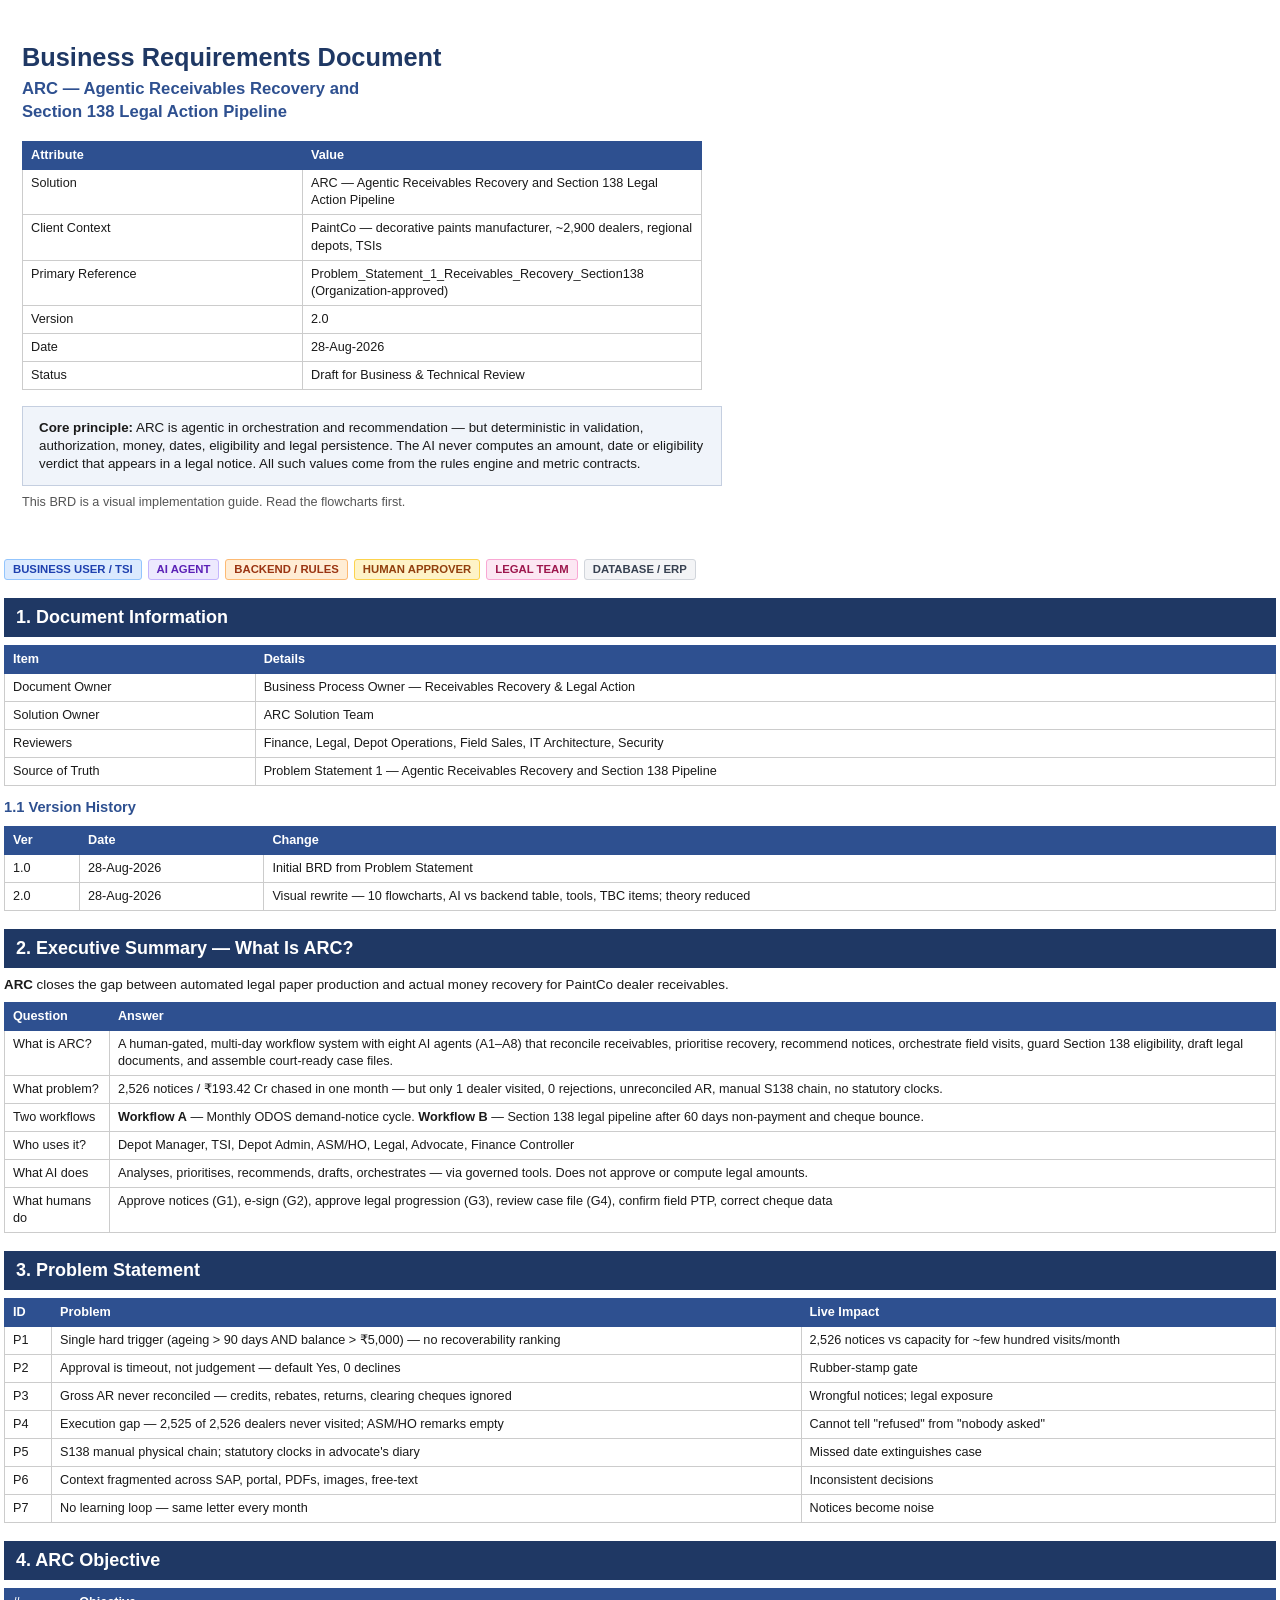
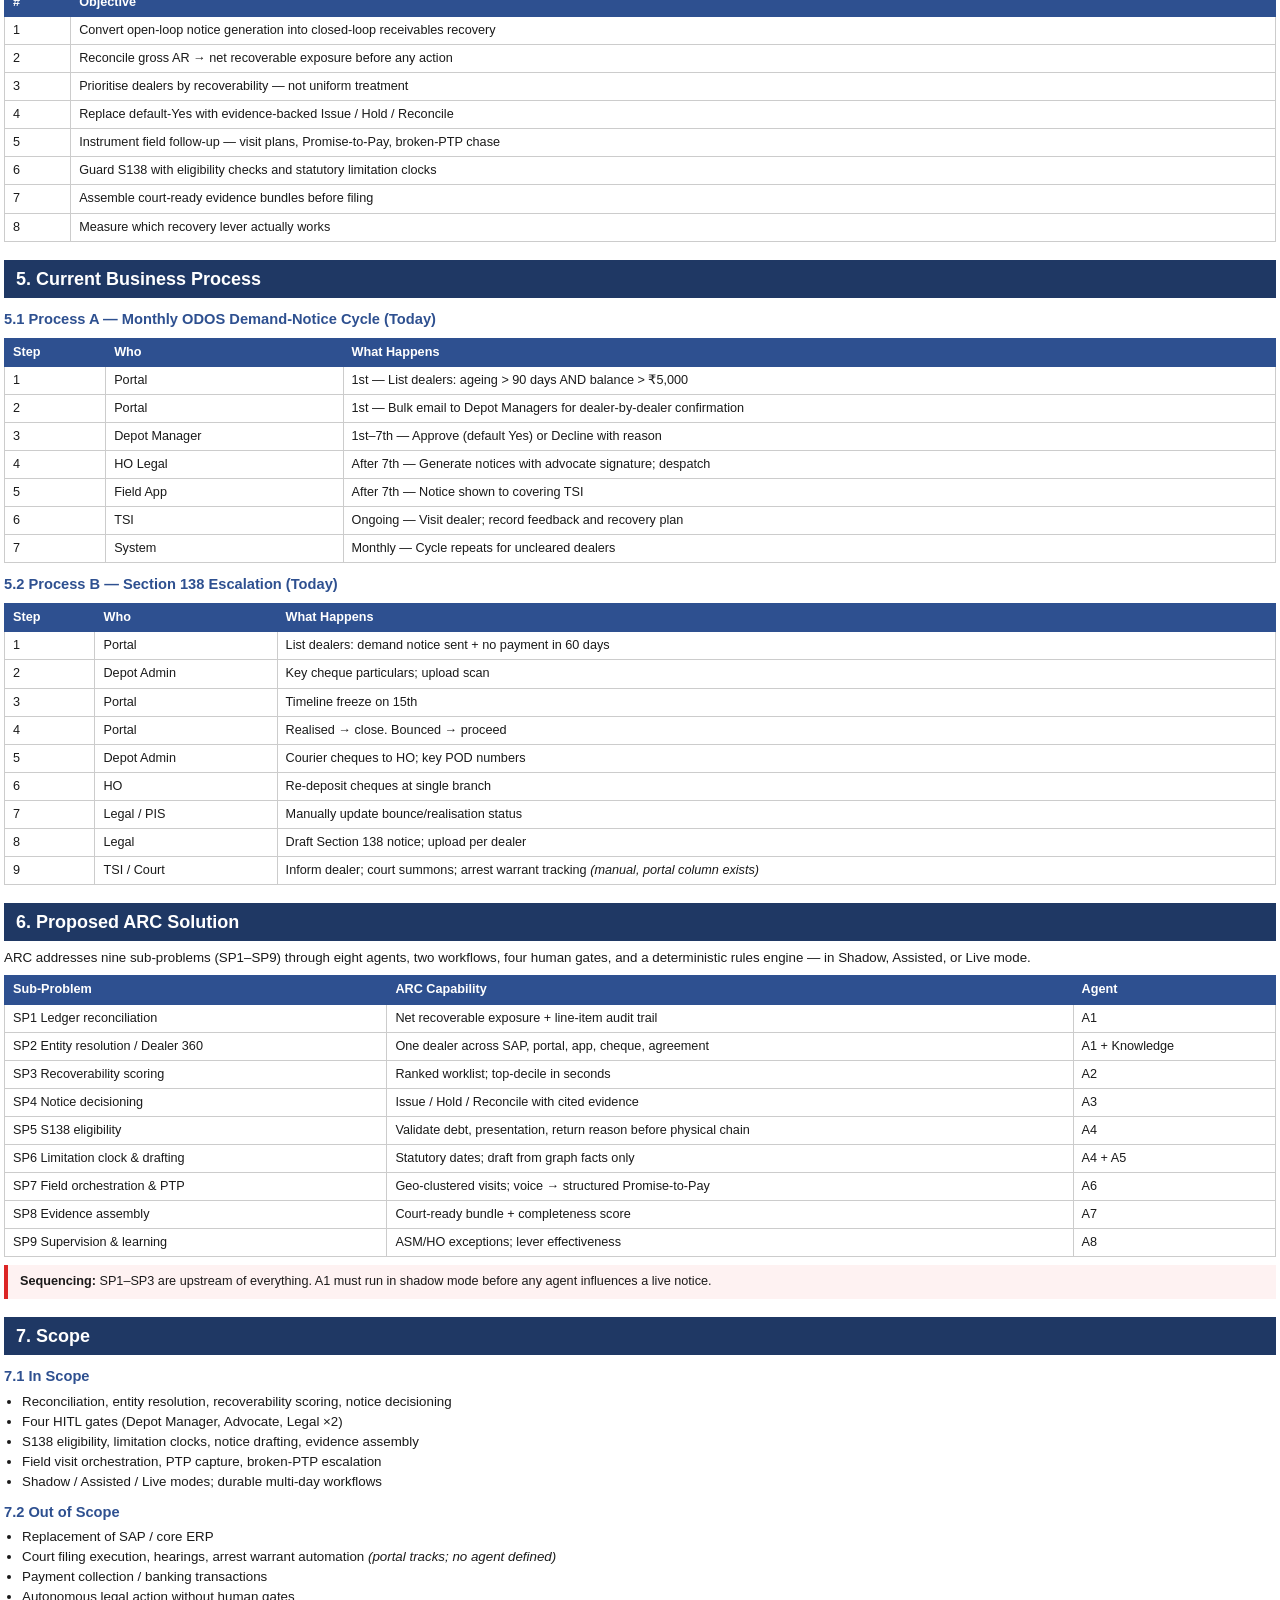
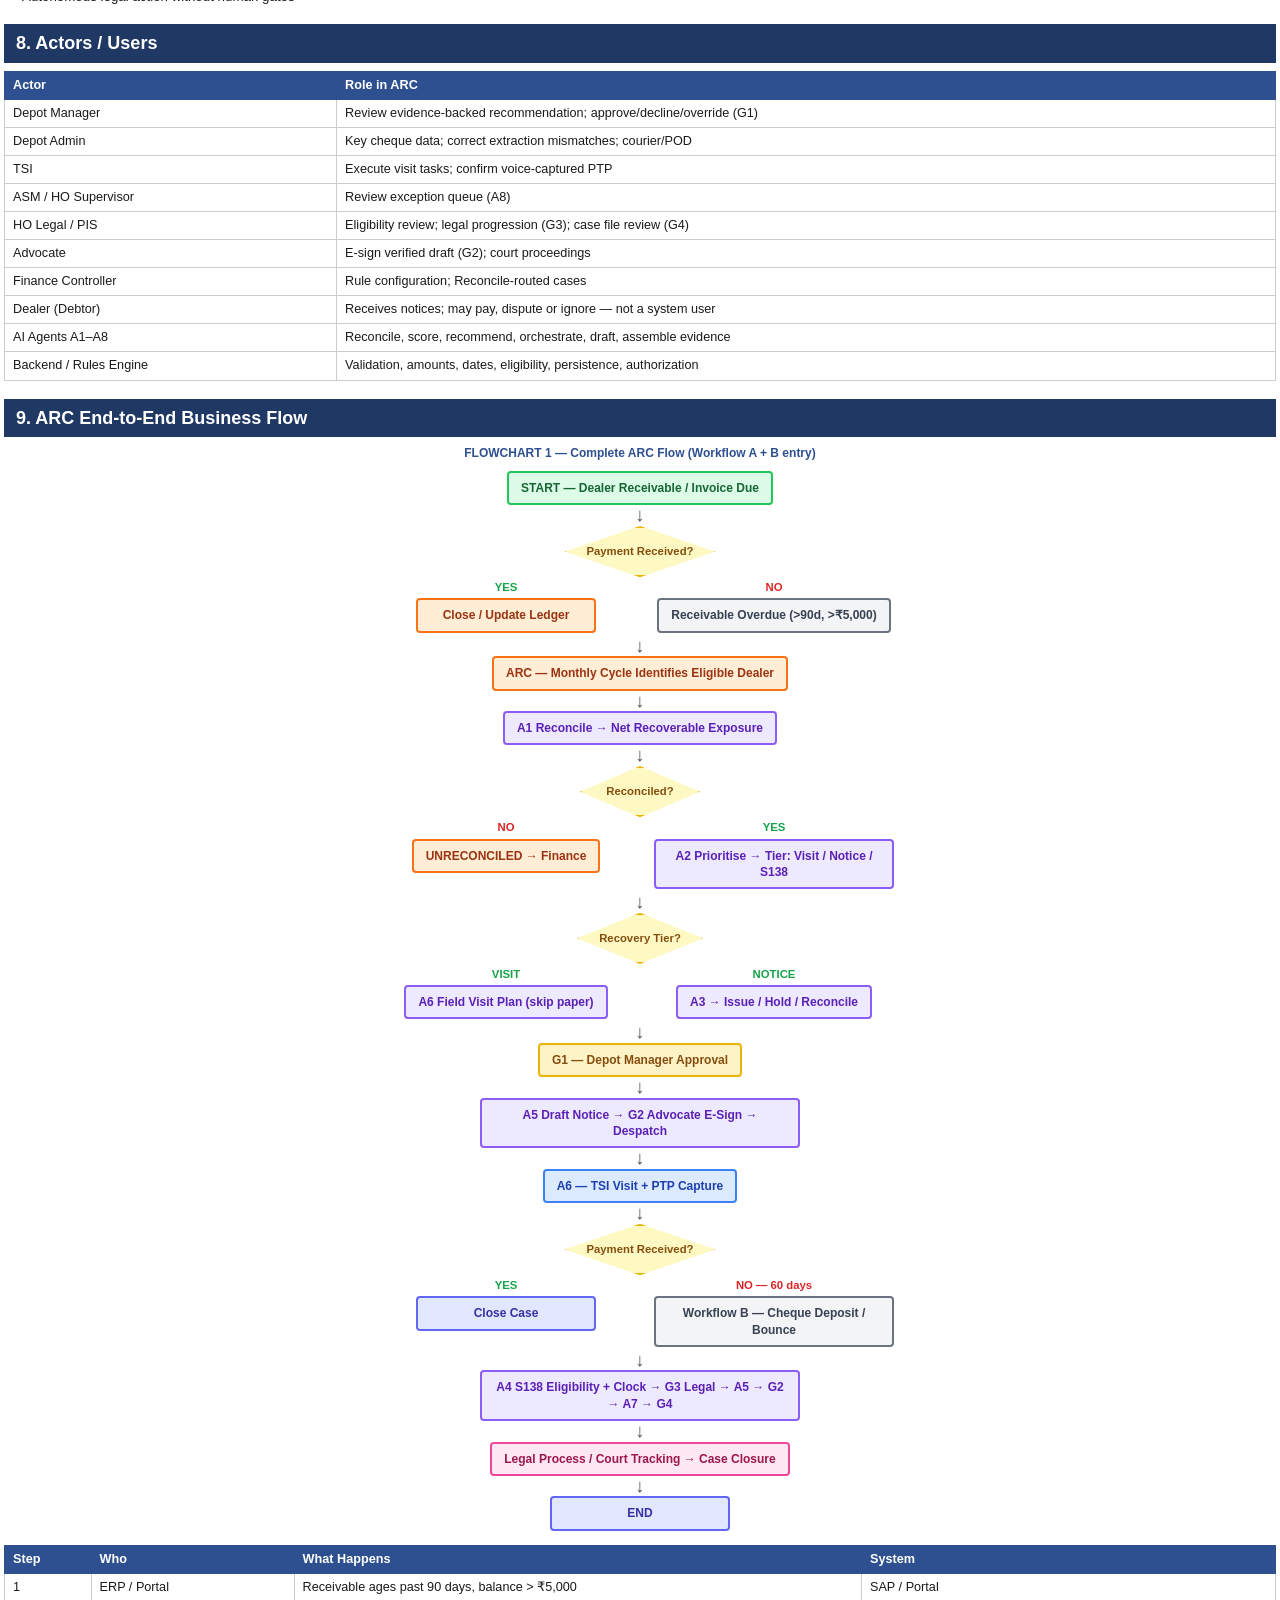
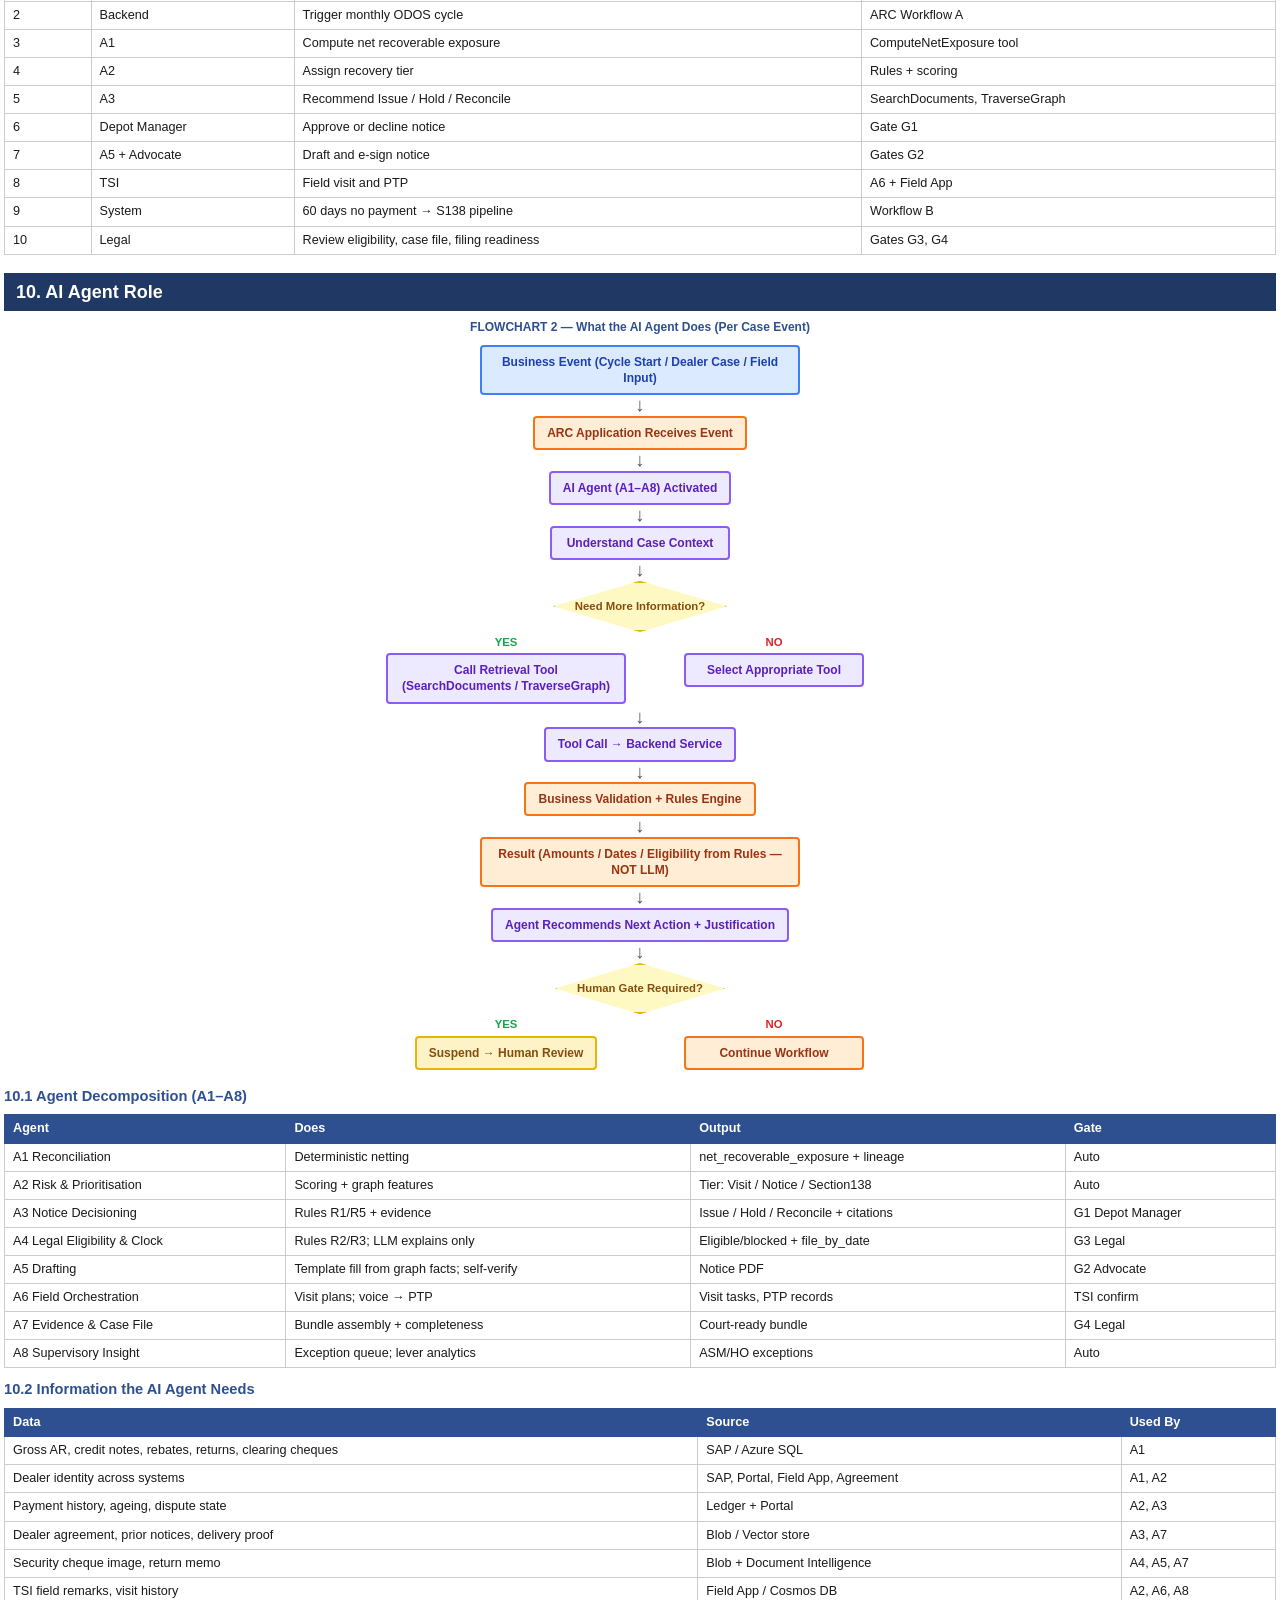
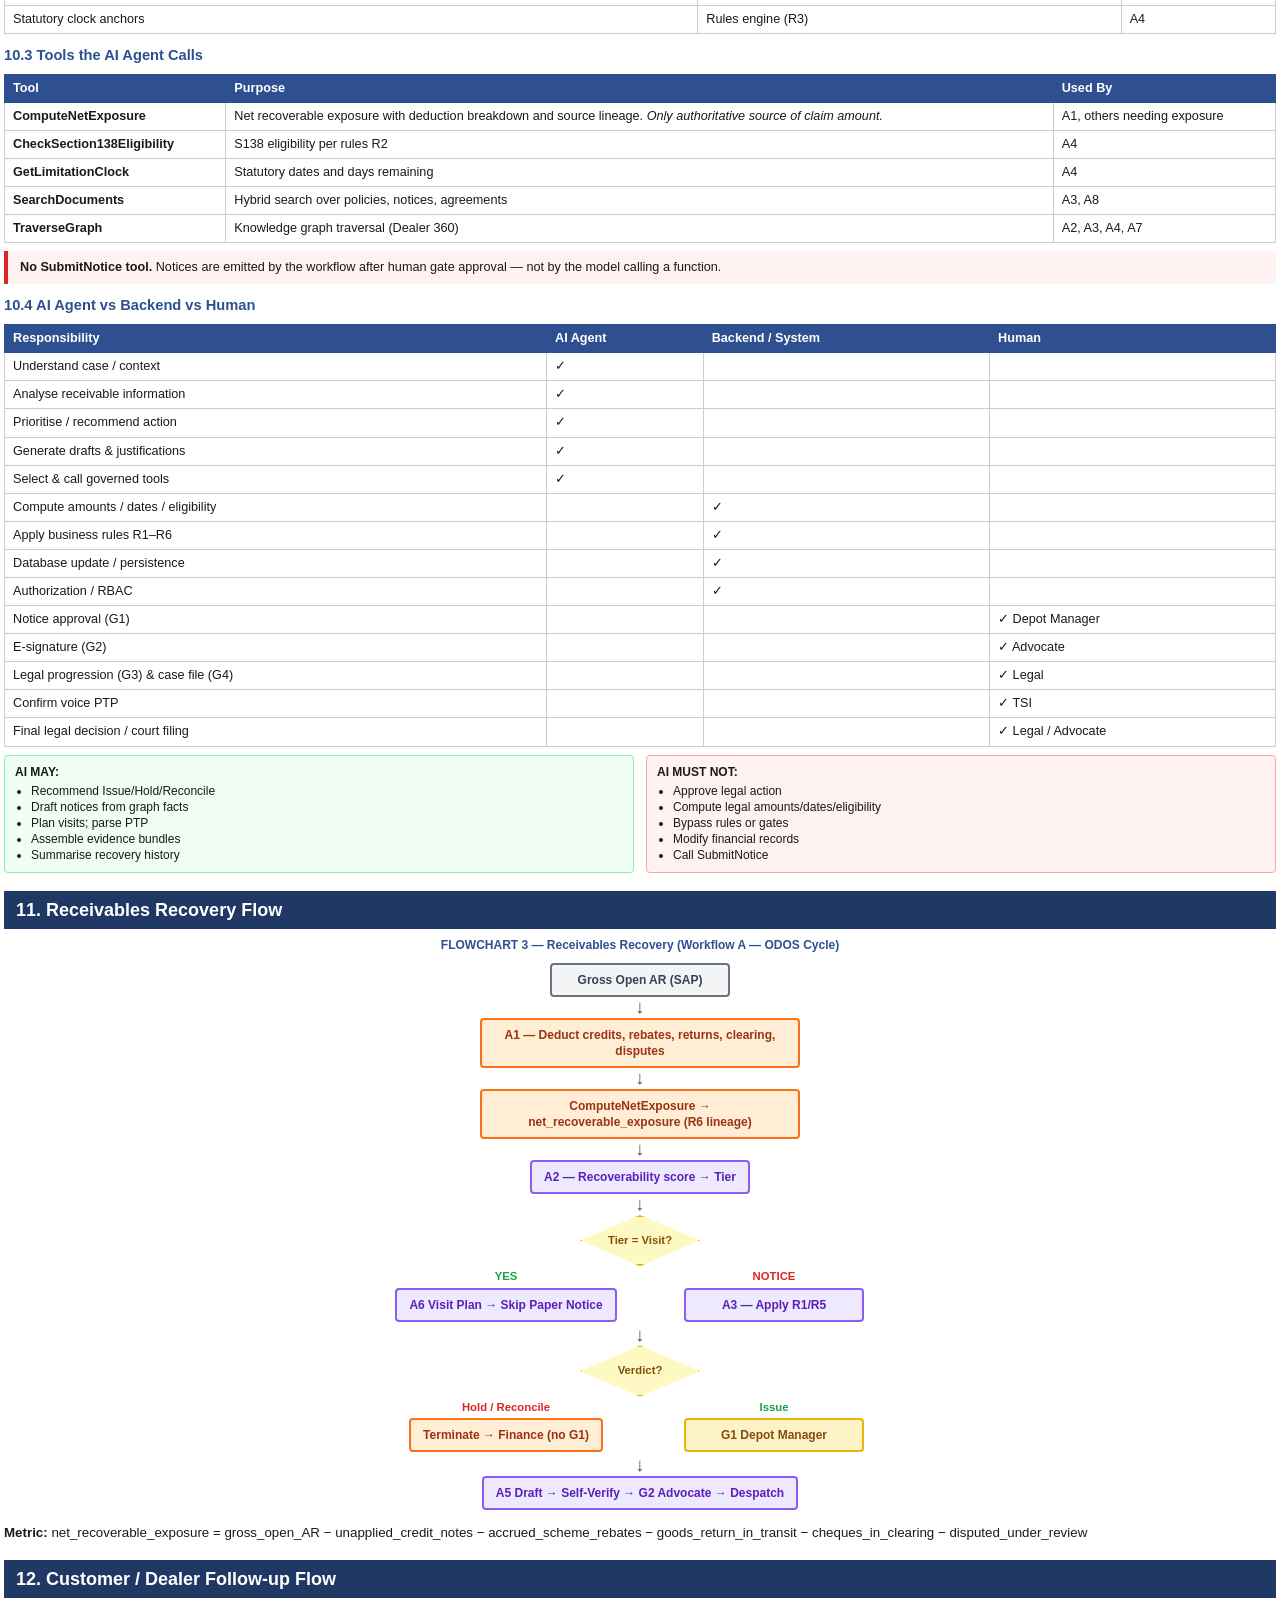
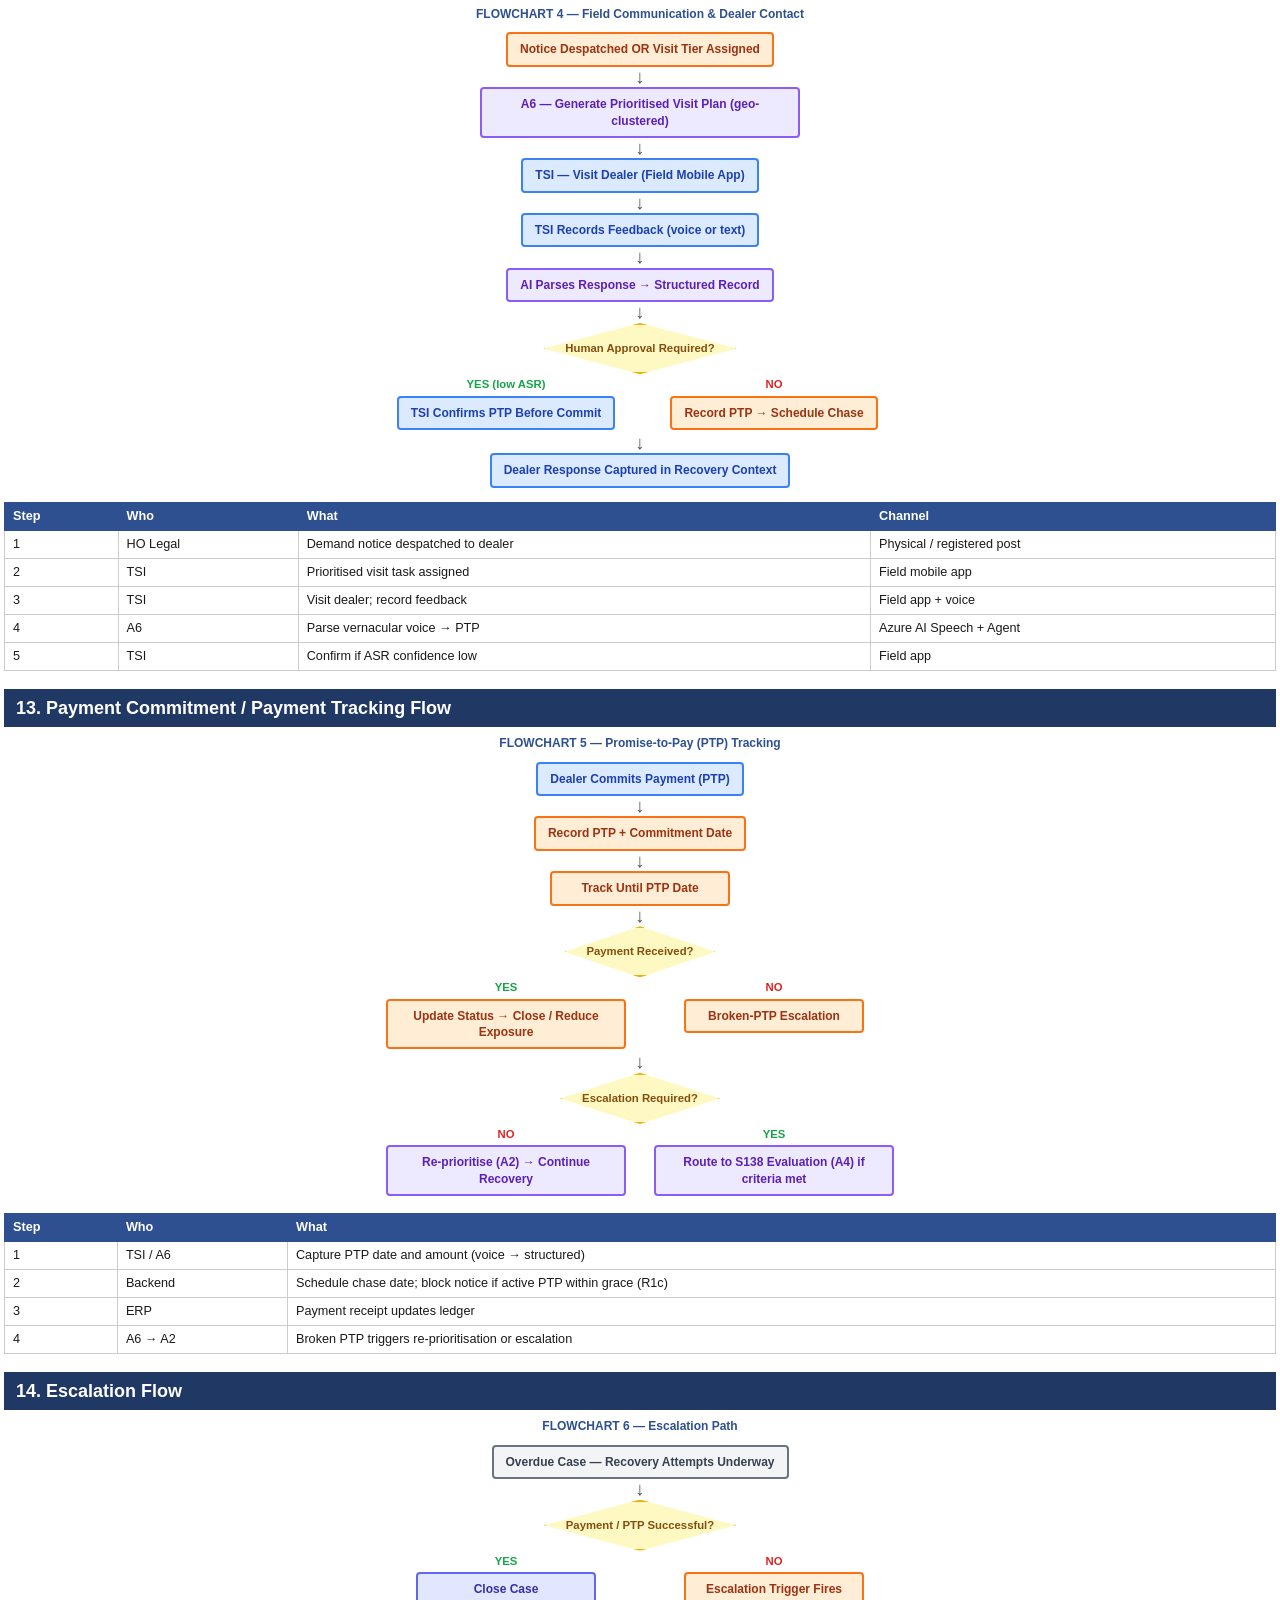
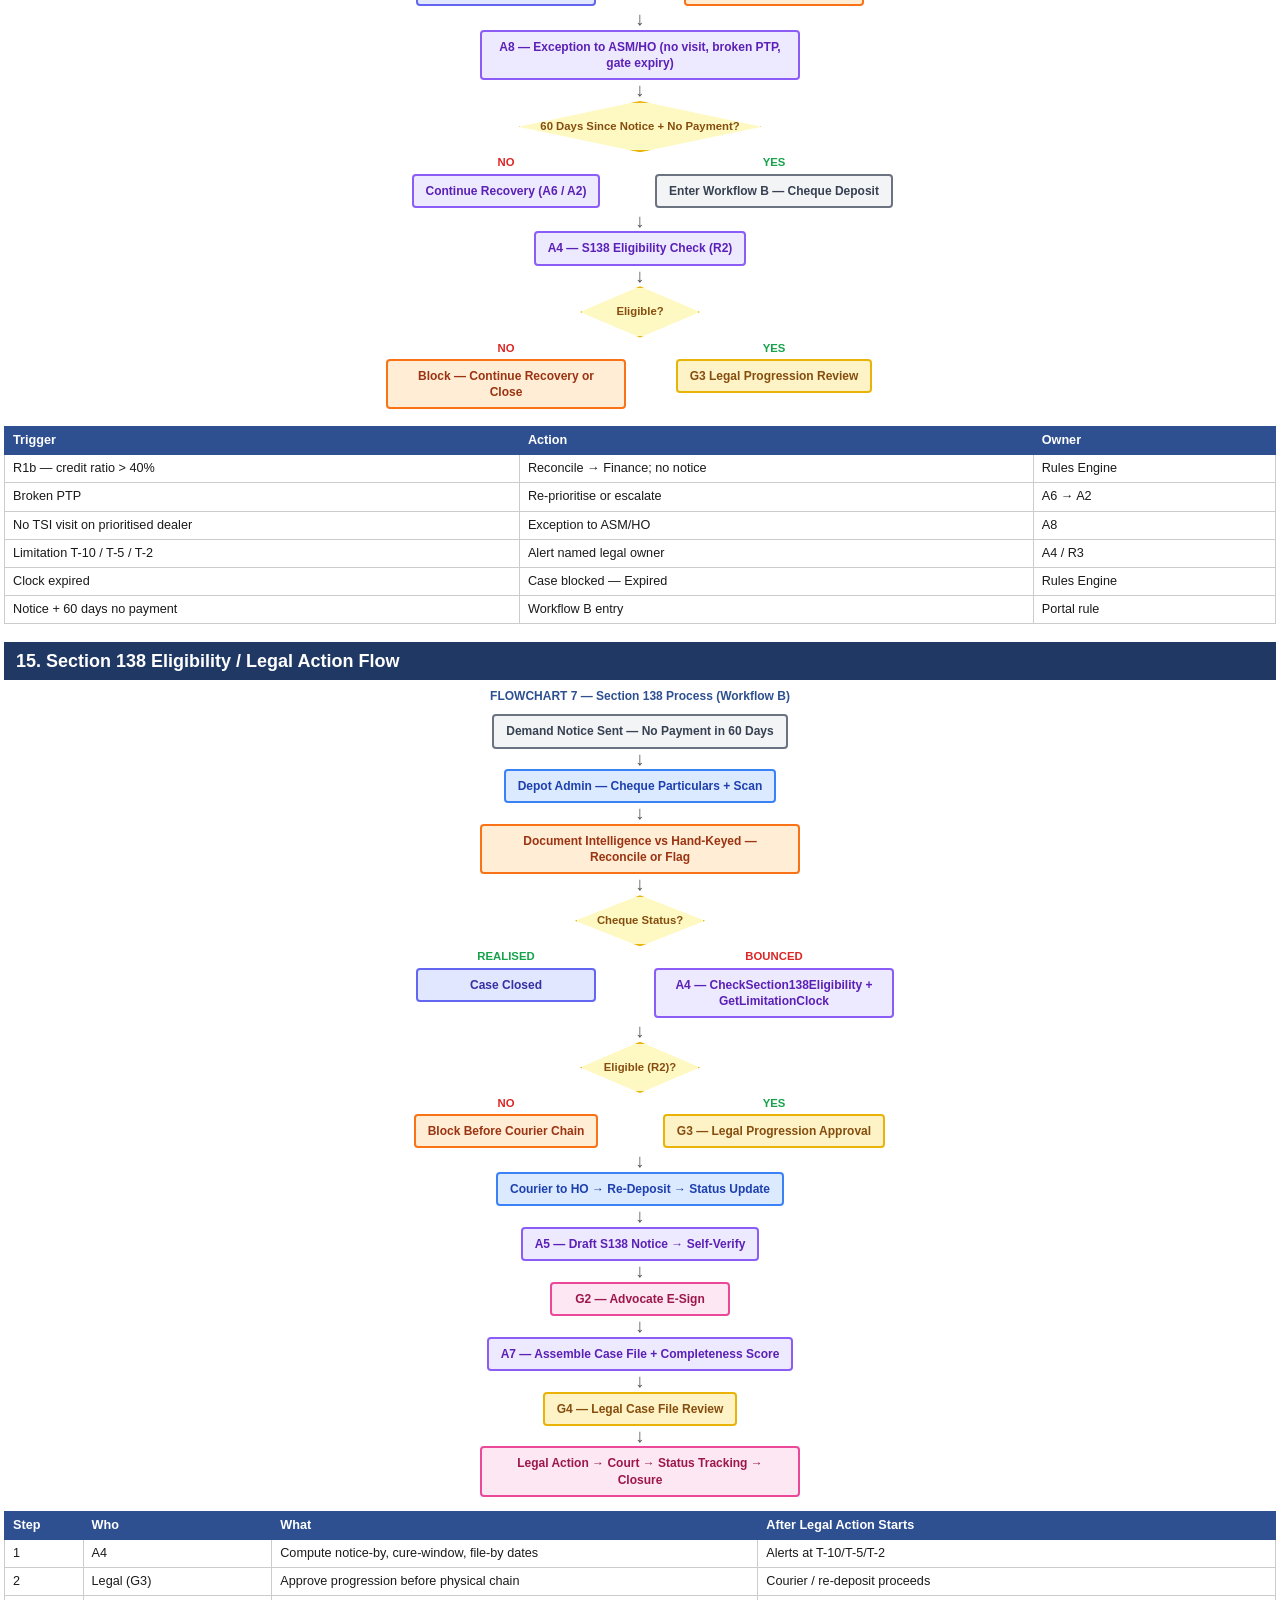
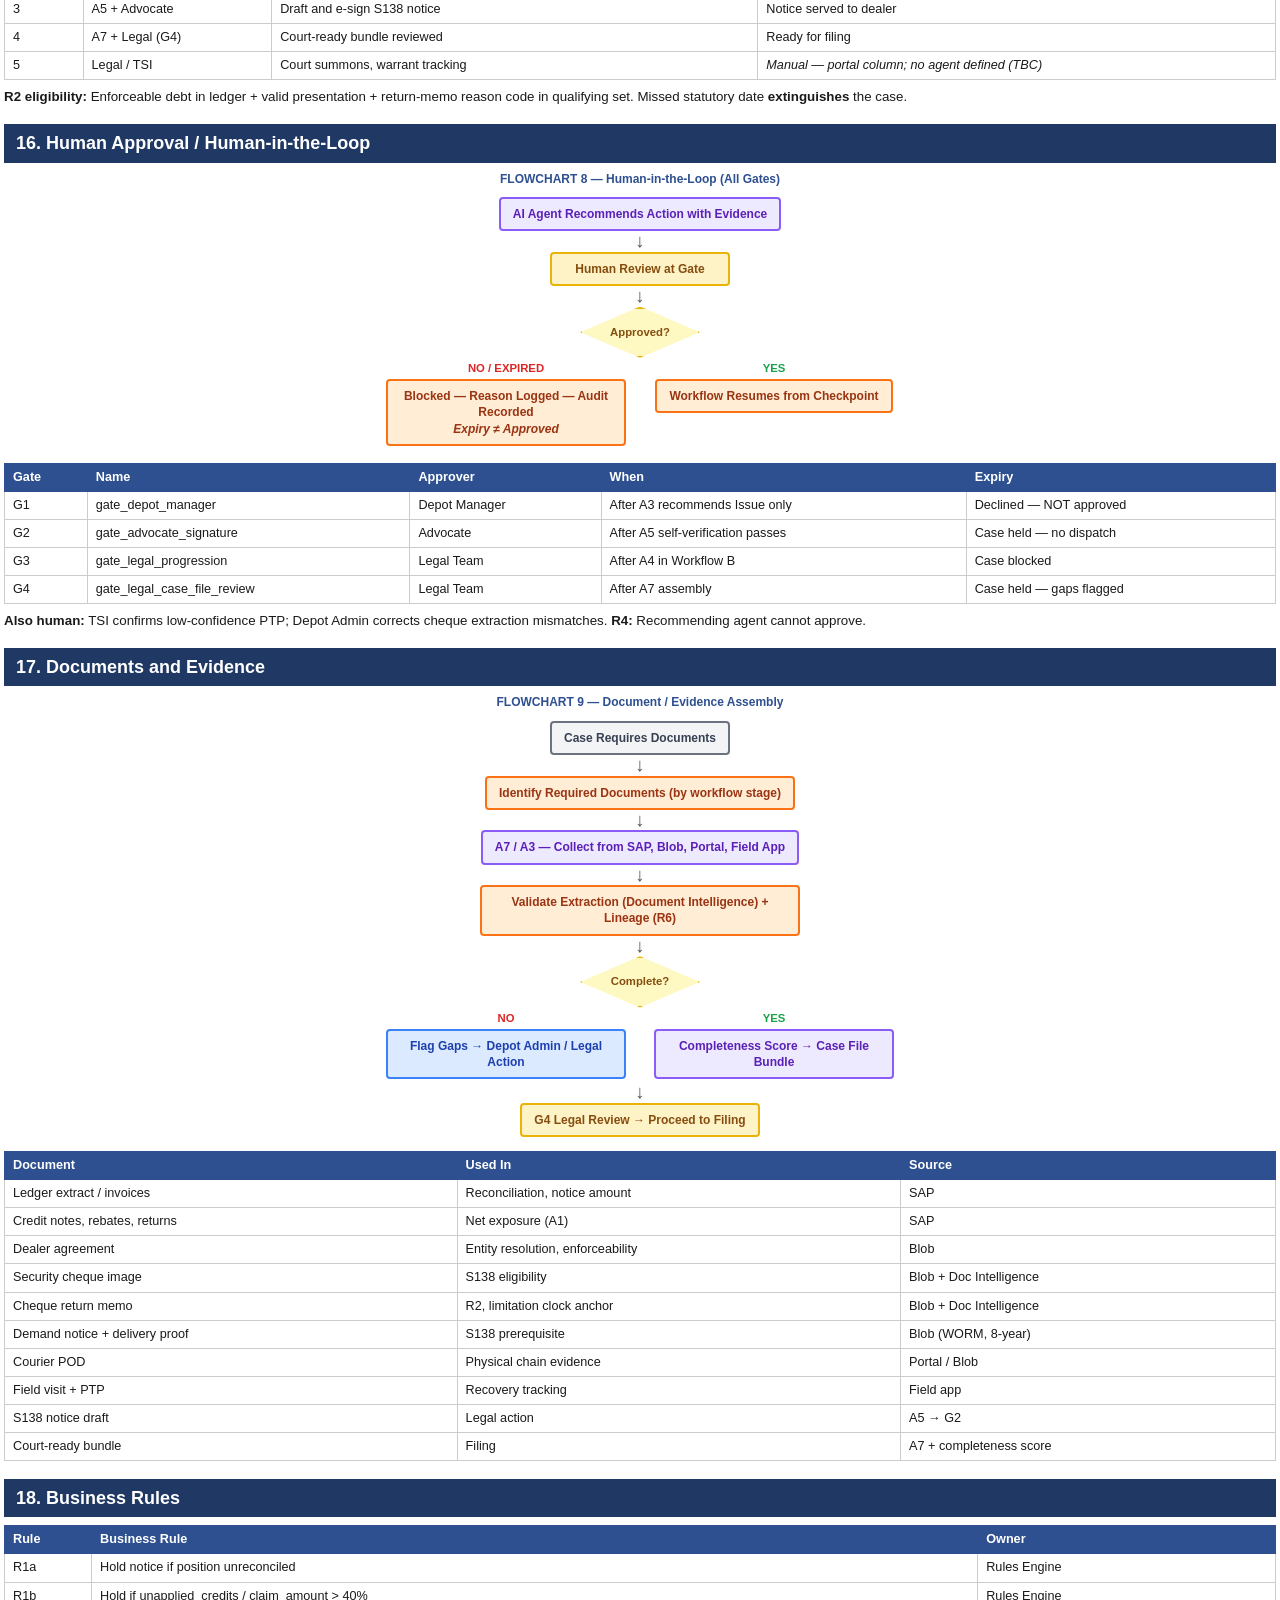
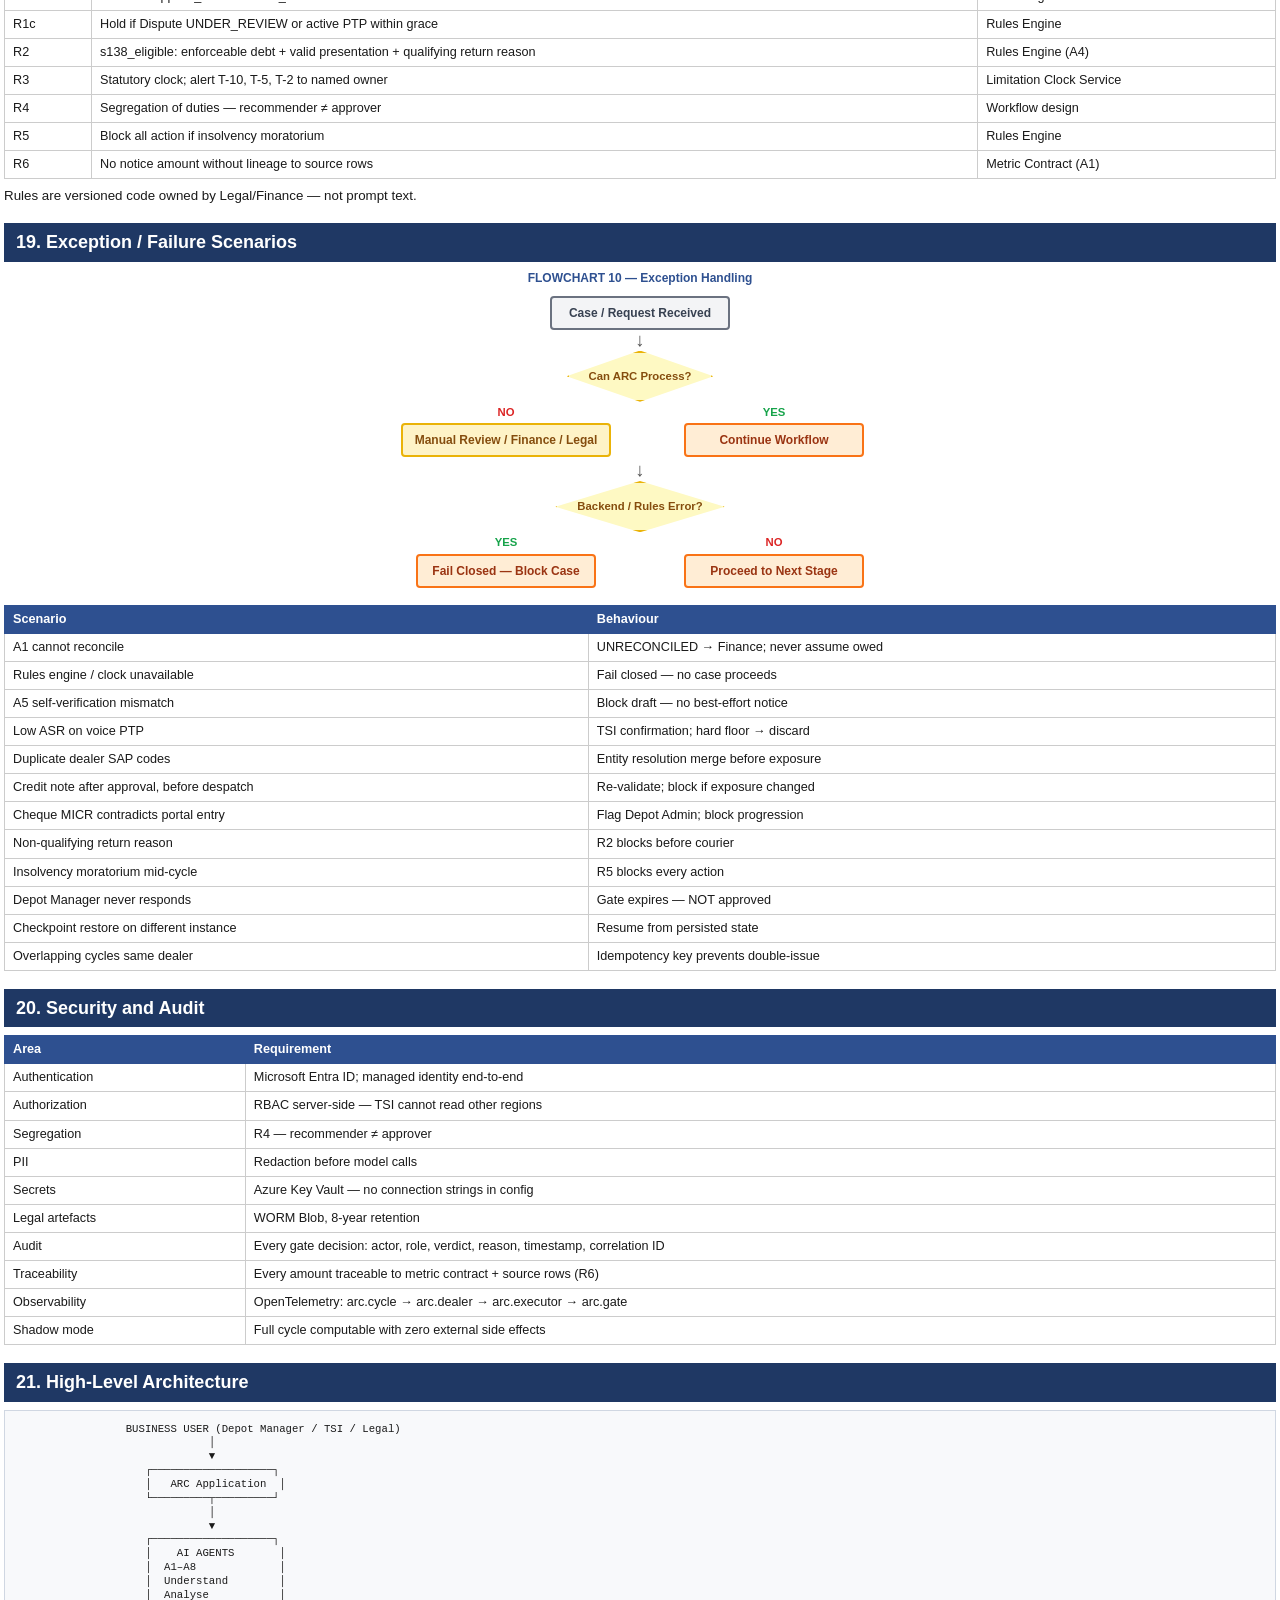
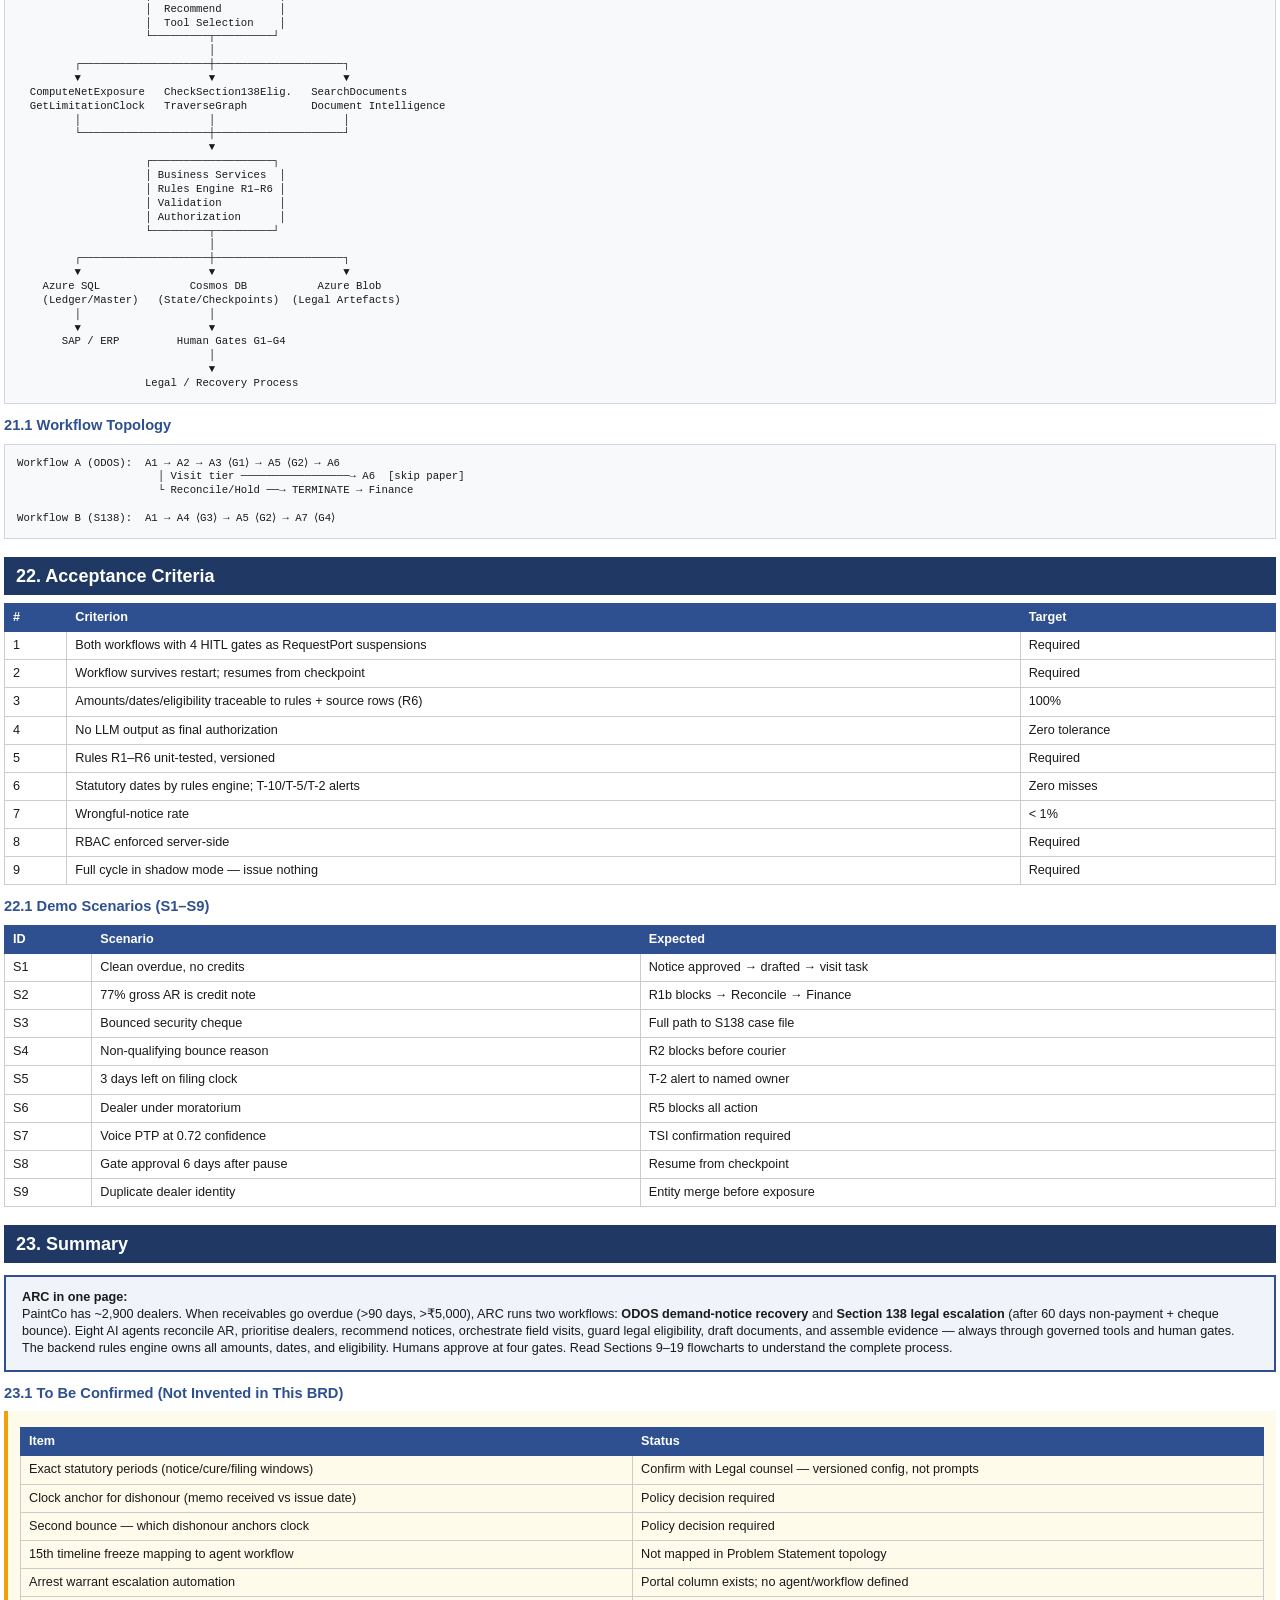
<file: docs/ARC_Business_Requirements_Document.html>
<!DOCTYPE html>
<html lang="en">
<head>
<meta charset="UTF-8">
<title>ARC — Agentic Receivables Recovery and Section 138 Legal Action Pipeline — BRD v2.0</title>
<style>
  @page { size: A4; margin: 14mm 12mm 16mm 12mm; }
  * { box-sizing: border-box; }
  body { font-family: Calibri, 'Segoe UI', Arial, sans-serif; font-size: 10pt; line-height: 1.35; color: #1a1a1a; margin: 0; padding: 0 4px; }
  .cover { page-break-after: always; padding: 40px 18px 32px; }
  .cover h1 { font-size: 19pt; color: #1f3864; margin: 0 0 4px; }
  .cover h2 { font-size: 12.5pt; color: #2e5090; font-weight: 600; margin: 0 0 18px; line-height: 1.35; }
  .cover-table th { background: #1f3864; color: #fff; width: 34%; }
  .principle-box { background: #f0f4fa; border: 1px solid #c5cfe0; padding: 12px 16px; margin: 16px 0 8px; font-size: 10pt; max-width: 700px; }
  h1.sec { font-size: 13.5pt; color: #fff; background: #1f3864; padding: 7px 12px; margin: 18px 0 8px; page-break-after: avoid; }
  h2.sub { font-size: 11pt; color: #2e5090; margin: 12px 0 6px; page-break-after: avoid; }
  p { margin: 5px 0 8px; }
  ul.compact { margin: 5px 0; padding-left: 18px; }
  ul.compact li { margin-bottom: 2px; }
  table.simple { width: 100%; border-collapse: collapse; margin: 8px 0; font-size: 9.5pt; }
  table.simple th { background: #2e5090; color: #fff; padding: 5px 8px; text-align: left; border: 1px solid #2e5090; }
  table.simple td { border: 1px solid #ccc; padding: 5px 8px; vertical-align: top; }
  .page-break { page-break-before: always; }
  .legend { display: flex; flex-wrap: wrap; gap: 6px; margin: 8px 0 12px; font-size: 8.5pt; }
  .legend span { padding: 2px 8px; border-radius: 3px; font-weight: 600; }
  .leg-user { background: #dbeafe; color: #1e40af; border: 1px solid #93c5fd; }
  .leg-ai { background: #ede9fe; color: #5b21b6; border: 1px solid #c4b5fd; }
  .leg-sys { background: #ffedd5; color: #9a3412; border: 1px solid #fdba74; }
  .leg-human { background: #fef3c7; color: #92400e; border: 1px solid #fcd34d; }
  .leg-legal { background: #fce7f3; color: #9d174d; border: 1px solid #f9a8d4; }
  .leg-db { background: #f3f4f6; color: #374151; border: 1px solid #d1d5db; }
  .flow { display: flex; flex-direction: column; align-items: center; margin: 10px 0 14px; page-break-inside: avoid; }
  .flow-title { font-size: 9pt; font-weight: 700; color: #2e5090; margin-bottom: 6px; text-align: center; }
  .box { padding: 7px 12px; border-radius: 4px; text-align: center; font-size: 9pt; font-weight: 600; min-width: 180px; max-width: 320px; border: 2px solid; }
  .box-user { background: #dbeafe; border-color: #3b82f6; color: #1e40af; }
  .box-ai { background: #ede9fe; border-color: #8b5cf6; color: #5b21b6; }
  .box-sys { background: #ffedd5; border-color: #f97316; color: #9a3412; }
  .box-human { background: #fef3c7; border-color: #eab308; color: #854d0e; }
  .box-legal { background: #fce7f3; border-color: #ec4899; color: #9d174d; }
  .box-db { background: #f3f4f6; border-color: #6b7280; color: #374151; }
  .box-start { background: #dcfce7; border-color: #22c55e; color: #166534; }
  .box-end { background: #e0e7ff; border-color: #6366f1; color: #3730a3; }
  .box-decision { background: #fef9c3; border-color: #eab308; color: #854d0e; clip-path: polygon(50% 0%, 100% 50%, 50% 100%, 0% 50%); padding: 16px 20px; min-width: 120px; font-size: 8.5pt; }
  .arrow { font-size: 14pt; color: #555; padding: 1px 0; text-align: center; line-height: 1; }
  .branch { display: flex; justify-content: center; gap: 28px; width: 100%; margin: 3px 0; }
  .branch-col { display: flex; flex-direction: column; align-items: center; flex: 1; max-width: 240px; }
  .branch-label { font-size: 8.5pt; font-weight: 700; margin-bottom: 3px; }
  .branch-label.no { color: #dc2626; }
  .branch-label.yes { color: #16a34a; }
  .arch { font-family: Consolas, monospace; font-size: 8pt; background: #f8f9fb; border: 1px solid #d0d7e2; padding: 12px; margin: 8px 0; white-space: pre; line-height: 1.3; page-break-inside: avoid; }
  .highlight { background: #fef2f2; border-left: 4px solid #dc2626; padding: 8px 12px; margin: 8px 0; font-size: 9.5pt; }
  .tbc { background: #fffbeb; border-left: 4px solid #f59e0b; padding: 8px 12px; margin: 8px 0; font-size: 9.5pt; }
  .do-dont { display: flex; gap: 12px; margin: 8px 0; page-break-inside: avoid; }
  .do-dont div { flex: 1; padding: 8px 10px; border-radius: 4px; font-size: 9pt; }
  .do { background: #f0fdf4; border: 1px solid #86efac; }
  .dont { background: #fef2f2; border: 1px solid #fca5a5; }
  .do-dont ul { margin: 3px 0 0; padding-left: 16px; }
  .summary-box { background: #f0f4fa; border: 2px solid #2e5090; padding: 12px 16px; margin: 12px 0; font-size: 9.5pt; }
  .end { text-align: center; font-weight: bold; color: #1f3864; margin-top: 24px; padding: 16px; }
  .check { color: #16a34a; }
</style>
</head>
<body>

<!-- COVER -->
<div class="cover">
  <h1>Business Requirements Document</h1>
  <h2>ARC — Agentic Receivables Recovery and<br>Section 138 Legal Action Pipeline</h2>
  <table class="simple cover-table" style="max-width:680px;">
    <tr><th>Attribute</th><th>Value</th></tr>
    <tr><td>Solution</td><td>ARC — Agentic Receivables Recovery and Section 138 Legal Action Pipeline</td></tr>
    <tr><td>Client Context</td><td>PaintCo — decorative paints manufacturer, ~2,900 dealers, regional depots, TSIs</td></tr>
    <tr><td>Primary Reference</td><td>Problem_Statement_1_Receivables_Recovery_Section138 (Organization-approved)</td></tr>
    <tr><td>Version</td><td>2.0</td></tr>
    <tr><td>Date</td><td>28-Aug-2026</td></tr>
    <tr><td>Status</td><td>Draft for Business &amp; Technical Review</td></tr>
  </table>
  <div class="principle-box">
    <strong>Core principle:</strong> ARC is agentic in orchestration and recommendation — but deterministic in validation, authorization, money, dates, eligibility and legal persistence. The AI never computes an amount, date or eligibility verdict that appears in a legal notice. All such values come from the rules engine and metric contracts.
  </div>
  <p style="font-size:9.5pt;color:#555;">This BRD is a visual implementation guide. Read the flowcharts first.</p>
</div>

<!-- LEGEND -->
<div class="legend">
  <span class="leg-user">BUSINESS USER / TSI</span>
  <span class="leg-ai">AI AGENT</span>
  <span class="leg-sys">BACKEND / RULES</span>
  <span class="leg-human">HUMAN APPROVER</span>
  <span class="leg-legal">LEGAL TEAM</span>
  <span class="leg-db">DATABASE / ERP</span>
</div>

<!-- 1 -->
<h1 class="sec">1. Document Information</h1>
<table class="simple">
  <tr><th>Item</th><th>Details</th></tr>
  <tr><td>Document Owner</td><td>Business Process Owner — Receivables Recovery &amp; Legal Action</td></tr>
  <tr><td>Solution Owner</td><td>ARC Solution Team</td></tr>
  <tr><td>Reviewers</td><td>Finance, Legal, Depot Operations, Field Sales, IT Architecture, Security</td></tr>
  <tr><td>Source of Truth</td><td>Problem Statement 1 — Agentic Receivables Recovery and Section 138 Pipeline</td></tr>
</table>
<h2 class="sub">1.1 Version History</h2>
<table class="simple">
  <tr><th>Ver</th><th>Date</th><th>Change</th></tr>
  <tr><td>1.0</td><td>28-Aug-2026</td><td>Initial BRD from Problem Statement</td></tr>
  <tr><td>2.0</td><td>28-Aug-2026</td><td>Visual rewrite — 10 flowcharts, AI vs backend table, tools, TBC items; theory reduced</td></tr>
</table>

<!-- 2 -->
<h1 class="sec">2. Executive Summary — What Is ARC?</h1>
<p><strong>ARC</strong> closes the gap between automated legal paper production and actual money recovery for PaintCo dealer receivables.</p>
<table class="simple">
  <tr><th>Question</th><th>Answer</th></tr>
  <tr><td>What is ARC?</td><td>A human-gated, multi-day workflow system with eight AI agents (A1–A8) that reconcile receivables, prioritise recovery, recommend notices, orchestrate field visits, guard Section 138 eligibility, draft legal documents, and assemble court-ready case files.</td></tr>
  <tr><td>What problem?</td><td>2,526 notices / ₹193.42 Cr chased in one month — but only 1 dealer visited, 0 rejections, unreconciled AR, manual S138 chain, no statutory clocks.</td></tr>
  <tr><td>Two workflows</td><td><strong>Workflow A</strong> — Monthly ODOS demand-notice cycle. <strong>Workflow B</strong> — Section 138 legal pipeline after 60 days non-payment and cheque bounce.</td></tr>
  <tr><td>Who uses it?</td><td>Depot Manager, TSI, Depot Admin, ASM/HO, Legal, Advocate, Finance Controller</td></tr>
  <tr><td>What AI does</td><td>Analyses, prioritises, recommends, drafts, orchestrates — via governed tools. Does not approve or compute legal amounts.</td></tr>
  <tr><td>What humans do</td><td>Approve notices (G1), e-sign (G2), approve legal progression (G3), review case file (G4), confirm field PTP, correct cheque data</td></tr>
</table>

<!-- 3 -->
<h1 class="sec page-break">3. Problem Statement</h1>
<table class="simple">
  <tr><th>ID</th><th>Problem</th><th>Live Impact</th></tr>
  <tr><td>P1</td><td>Single hard trigger (ageing &gt; 90 days AND balance &gt; ₹5,000) — no recoverability ranking</td><td>2,526 notices vs capacity for ~few hundred visits/month</td></tr>
  <tr><td>P2</td><td>Approval is timeout, not judgement — default Yes, 0 declines</td><td>Rubber-stamp gate</td></tr>
  <tr><td>P3</td><td>Gross AR never reconciled — credits, rebates, returns, clearing cheques ignored</td><td>Wrongful notices; legal exposure</td></tr>
  <tr><td>P4</td><td>Execution gap — 2,525 of 2,526 dealers never visited; ASM/HO remarks empty</td><td>Cannot tell "refused" from "nobody asked"</td></tr>
  <tr><td>P5</td><td>S138 manual physical chain; statutory clocks in advocate's diary</td><td>Missed date extinguishes case</td></tr>
  <tr><td>P6</td><td>Context fragmented across SAP, portal, PDFs, images, free-text</td><td>Inconsistent decisions</td></tr>
  <tr><td>P7</td><td>No learning loop — same letter every month</td><td>Notices become noise</td></tr>
</table>

<!-- 4 -->
<h1 class="sec">4. ARC Objective</h1>
<table class="simple">
  <tr><th>#</th><th>Objective</th></tr>
  <tr><td>1</td><td>Convert open-loop notice generation into closed-loop receivables recovery</td></tr>
  <tr><td>2</td><td>Reconcile gross AR → net recoverable exposure before any action</td></tr>
  <tr><td>3</td><td>Prioritise dealers by recoverability — not uniform treatment</td></tr>
  <tr><td>4</td><td>Replace default-Yes with evidence-backed Issue / Hold / Reconcile</td></tr>
  <tr><td>5</td><td>Instrument field follow-up — visit plans, Promise-to-Pay, broken-PTP chase</td></tr>
  <tr><td>6</td><td>Guard S138 with eligibility checks and statutory limitation clocks</td></tr>
  <tr><td>7</td><td>Assemble court-ready evidence bundles before filing</td></tr>
  <tr><td>8</td><td>Measure which recovery lever actually works</td></tr>
</table>

<!-- 5 -->
<h1 class="sec page-break">5. Current Business Process</h1>
<h2 class="sub">5.1 Process A — Monthly ODOS Demand-Notice Cycle (Today)</h2>
<table class="simple">
  <tr><th>Step</th><th>Who</th><th>What Happens</th></tr>
  <tr><td>1</td><td>Portal</td><td>1st — List dealers: ageing &gt; 90 days AND balance &gt; ₹5,000</td></tr>
  <tr><td>2</td><td>Portal</td><td>1st — Bulk email to Depot Managers for dealer-by-dealer confirmation</td></tr>
  <tr><td>3</td><td>Depot Manager</td><td>1st–7th — Approve (default Yes) or Decline with reason</td></tr>
  <tr><td>4</td><td>HO Legal</td><td>After 7th — Generate notices with advocate signature; despatch</td></tr>
  <tr><td>5</td><td>Field App</td><td>After 7th — Notice shown to covering TSI</td></tr>
  <tr><td>6</td><td>TSI</td><td>Ongoing — Visit dealer; record feedback and recovery plan</td></tr>
  <tr><td>7</td><td>System</td><td>Monthly — Cycle repeats for uncleared dealers</td></tr>
</table>
<h2 class="sub">5.2 Process B — Section 138 Escalation (Today)</h2>
<table class="simple">
  <tr><th>Step</th><th>Who</th><th>What Happens</th></tr>
  <tr><td>1</td><td>Portal</td><td>List dealers: demand notice sent + no payment in 60 days</td></tr>
  <tr><td>2</td><td>Depot Admin</td><td>Key cheque particulars; upload scan</td></tr>
  <tr><td>3</td><td>Portal</td><td>Timeline freeze on 15th</td></tr>
  <tr><td>4</td><td>Portal</td><td>Realised → close. Bounced → proceed</td></tr>
  <tr><td>5</td><td>Depot Admin</td><td>Courier cheques to HO; key POD numbers</td></tr>
  <tr><td>6</td><td>HO</td><td>Re-deposit cheques at single branch</td></tr>
  <tr><td>7</td><td>Legal / PIS</td><td>Manually update bounce/realisation status</td></tr>
  <tr><td>8</td><td>Legal</td><td>Draft Section 138 notice; upload per dealer</td></tr>
  <tr><td>9</td><td>TSI / Court</td><td>Inform dealer; court summons; arrest warrant tracking <em>(manual, portal column exists)</em></td></tr>
</table>

<!-- 6 -->
<h1 class="sec">6. Proposed ARC Solution</h1>
<p>ARC addresses nine sub-problems (SP1–SP9) through eight agents, two workflows, four human gates, and a deterministic rules engine — in Shadow, Assisted, or Live mode.</p>
<table class="simple">
  <tr><th>Sub-Problem</th><th>ARC Capability</th><th>Agent</th></tr>
  <tr><td>SP1 Ledger reconciliation</td><td>Net recoverable exposure + line-item audit trail</td><td>A1</td></tr>
  <tr><td>SP2 Entity resolution / Dealer 360</td><td>One dealer across SAP, portal, app, cheque, agreement</td><td>A1 + Knowledge</td></tr>
  <tr><td>SP3 Recoverability scoring</td><td>Ranked worklist; top-decile in seconds</td><td>A2</td></tr>
  <tr><td>SP4 Notice decisioning</td><td>Issue / Hold / Reconcile with cited evidence</td><td>A3</td></tr>
  <tr><td>SP5 S138 eligibility</td><td>Validate debt, presentation, return reason before physical chain</td><td>A4</td></tr>
  <tr><td>SP6 Limitation clock &amp; drafting</td><td>Statutory dates; draft from graph facts only</td><td>A4 + A5</td></tr>
  <tr><td>SP7 Field orchestration &amp; PTP</td><td>Geo-clustered visits; voice → structured Promise-to-Pay</td><td>A6</td></tr>
  <tr><td>SP8 Evidence assembly</td><td>Court-ready bundle + completeness score</td><td>A7</td></tr>
  <tr><td>SP9 Supervision &amp; learning</td><td>ASM/HO exceptions; lever effectiveness</td><td>A8</td></tr>
</table>
<div class="highlight"><strong>Sequencing:</strong> SP1–SP3 are upstream of everything. A1 must run in shadow mode before any agent influences a live notice.</div>

<!-- 7 -->
<h1 class="sec page-break">7. Scope</h1>
<h2 class="sub">7.1 In Scope</h2>
<ul class="compact">
  <li>Reconciliation, entity resolution, recoverability scoring, notice decisioning</li>
  <li>Four HITL gates (Depot Manager, Advocate, Legal ×2)</li>
  <li>S138 eligibility, limitation clocks, notice drafting, evidence assembly</li>
  <li>Field visit orchestration, PTP capture, broken-PTP escalation</li>
  <li>Shadow / Assisted / Live modes; durable multi-day workflows</li>
</ul>
<h2 class="sub">7.2 Out of Scope</h2>
<ul class="compact">
  <li>Replacement of SAP / core ERP</li>
  <li>Court filing execution, hearings, arrest warrant automation <em>(portal tracks; no agent defined)</em></li>
  <li>Payment collection / banking transactions</li>
  <li>Autonomous legal action without human gates</li>
</ul>

<!-- 8 -->
<h1 class="sec">8. Actors / Users</h1>
<table class="simple">
  <tr><th>Actor</th><th>Role in ARC</th></tr>
  <tr><td>Depot Manager</td><td>Review evidence-backed recommendation; approve/decline/override (G1)</td></tr>
  <tr><td>Depot Admin</td><td>Key cheque data; correct extraction mismatches; courier/POD</td></tr>
  <tr><td>TSI</td><td>Execute visit tasks; confirm voice-captured PTP</td></tr>
  <tr><td>ASM / HO Supervisor</td><td>Review exception queue (A8)</td></tr>
  <tr><td>HO Legal / PIS</td><td>Eligibility review; legal progression (G3); case file review (G4)</td></tr>
  <tr><td>Advocate</td><td>E-sign verified draft (G2); court proceedings</td></tr>
  <tr><td>Finance Controller</td><td>Rule configuration; Reconcile-routed cases</td></tr>
  <tr><td>Dealer (Debtor)</td><td>Receives notices; may pay, dispute or ignore — not a system user</td></tr>
  <tr><td>AI Agents A1–A8</td><td>Reconcile, score, recommend, orchestrate, draft, assemble evidence</td></tr>
  <tr><td>Backend / Rules Engine</td><td>Validation, amounts, dates, eligibility, persistence, authorization</td></tr>
</table>

<!-- 9 FLOWCHART 1 -->
<h1 class="sec page-break">9. ARC End-to-End Business Flow</h1>
<div class="flow-title">FLOWCHART 1 — Complete ARC Flow (Workflow A + B entry)</div>
<div class="flow">
  <div class="box box-start">START — Dealer Receivable / Invoice Due</div>
  <div class="arrow">↓</div>
  <div class="box box-decision">Payment Received?</div>
  <div class="branch">
    <div class="branch-col"><div class="branch-label yes">YES</div><div class="box box-sys">Close / Update Ledger</div></div>
    <div class="branch-col"><div class="branch-label no">NO</div><div class="box box-db">Receivable Overdue (&gt;90d, &gt;₹5,000)</div></div>
  </div>
  <div class="arrow">↓</div>
  <div class="box box-sys">ARC — Monthly Cycle Identifies Eligible Dealer</div>
  <div class="arrow">↓</div>
  <div class="box box-ai">A1 Reconcile → Net Recoverable Exposure</div>
  <div class="arrow">↓</div>
  <div class="box box-decision">Reconciled?</div>
  <div class="branch">
    <div class="branch-col"><div class="branch-label no">NO</div><div class="box box-sys">UNRECONCILED → Finance</div></div>
    <div class="branch-col"><div class="branch-label yes">YES</div><div class="box box-ai">A2 Prioritise → Tier: Visit / Notice / S138</div></div>
  </div>
  <div class="arrow">↓</div>
  <div class="box box-decision">Recovery Tier?</div>
  <div class="branch">
    <div class="branch-col"><div class="branch-label yes">VISIT</div><div class="box box-ai">A6 Field Visit Plan (skip paper)</div></div>
    <div class="branch-col"><div class="branch-label yes">NOTICE</div><div class="box box-ai">A3 → Issue / Hold / Reconcile</div></div>
  </div>
  <div class="arrow">↓</div>
  <div class="box box-human">G1 — Depot Manager Approval</div>
  <div class="arrow">↓</div>
  <div class="box box-ai">A5 Draft Notice → G2 Advocate E-Sign → Despatch</div>
  <div class="arrow">↓</div>
  <div class="box box-user">A6 — TSI Visit + PTP Capture</div>
  <div class="arrow">↓</div>
  <div class="box box-decision">Payment Received?</div>
  <div class="branch">
    <div class="branch-col"><div class="branch-label yes">YES</div><div class="box box-end">Close Case</div></div>
    <div class="branch-col"><div class="branch-label no">NO — 60 days</div><div class="box box-db">Workflow B — Cheque Deposit / Bounce</div></div>
  </div>
  <div class="arrow">↓</div>
  <div class="box box-ai">A4 S138 Eligibility + Clock → G3 Legal → A5 → G2 → A7 → G4</div>
  <div class="arrow">↓</div>
  <div class="box box-legal">Legal Process / Court Tracking → Case Closure</div>
  <div class="arrow">↓</div>
  <div class="box box-end">END</div>
</div>

<table class="simple">
  <tr><th>Step</th><th>Who</th><th>What Happens</th><th>System</th></tr>
  <tr><td>1</td><td>ERP / Portal</td><td>Receivable ages past 90 days, balance &gt; ₹5,000</td><td>SAP / Portal</td></tr>
  <tr><td>2</td><td>Backend</td><td>Trigger monthly ODOS cycle</td><td>ARC Workflow A</td></tr>
  <tr><td>3</td><td>A1</td><td>Compute net recoverable exposure</td><td>ComputeNetExposure tool</td></tr>
  <tr><td>4</td><td>A2</td><td>Assign recovery tier</td><td>Rules + scoring</td></tr>
  <tr><td>5</td><td>A3</td><td>Recommend Issue / Hold / Reconcile</td><td>SearchDocuments, TraverseGraph</td></tr>
  <tr><td>6</td><td>Depot Manager</td><td>Approve or decline notice</td><td>Gate G1</td></tr>
  <tr><td>7</td><td>A5 + Advocate</td><td>Draft and e-sign notice</td><td>Gates G2</td></tr>
  <tr><td>8</td><td>TSI</td><td>Field visit and PTP</td><td>A6 + Field App</td></tr>
  <tr><td>9</td><td>System</td><td>60 days no payment → S138 pipeline</td><td>Workflow B</td></tr>
  <tr><td>10</td><td>Legal</td><td>Review eligibility, case file, filing readiness</td><td>Gates G3, G4</td></tr>
</table>

<!-- 10 FLOWCHART 2 -->
<h1 class="sec page-break">10. AI Agent Role</h1>
<div class="flow-title">FLOWCHART 2 — What the AI Agent Does (Per Case Event)</div>
<div class="flow">
  <div class="box box-user">Business Event (Cycle Start / Dealer Case / Field Input)</div>
  <div class="arrow">↓</div>
  <div class="box box-sys">ARC Application Receives Event</div>
  <div class="arrow">↓</div>
  <div class="box box-ai">AI Agent (A1–A8) Activated</div>
  <div class="arrow">↓</div>
  <div class="box box-ai">Understand Case Context</div>
  <div class="arrow">↓</div>
  <div class="box box-decision">Need More Information?</div>
  <div class="branch">
    <div class="branch-col"><div class="branch-label yes">YES</div><div class="box box-ai">Call Retrieval Tool (SearchDocuments / TraverseGraph)</div></div>
    <div class="branch-col"><div class="branch-label no">NO</div><div class="box box-ai">Select Appropriate Tool</div></div>
  </div>
  <div class="arrow">↓</div>
  <div class="box box-ai">Tool Call → Backend Service</div>
  <div class="arrow">↓</div>
  <div class="box box-sys">Business Validation + Rules Engine</div>
  <div class="arrow">↓</div>
  <div class="box box-sys">Result (Amounts / Dates / Eligibility from Rules — NOT LLM)</div>
  <div class="arrow">↓</div>
  <div class="box box-ai">Agent Recommends Next Action + Justification</div>
  <div class="arrow">↓</div>
  <div class="box box-decision">Human Gate Required?</div>
  <div class="branch">
    <div class="branch-col"><div class="branch-label yes">YES</div><div class="box box-human">Suspend → Human Review</div></div>
    <div class="branch-col"><div class="branch-label no">NO</div><div class="box box-sys">Continue Workflow</div></div>
  </div>
</div>

<h2 class="sub">10.1 Agent Decomposition (A1–A8)</h2>
<table class="simple">
  <tr><th>Agent</th><th>Does</th><th>Output</th><th>Gate</th></tr>
  <tr><td>A1 Reconciliation</td><td>Deterministic netting</td><td>net_recoverable_exposure + lineage</td><td>Auto</td></tr>
  <tr><td>A2 Risk &amp; Prioritisation</td><td>Scoring + graph features</td><td>Tier: Visit / Notice / Section138</td><td>Auto</td></tr>
  <tr><td>A3 Notice Decisioning</td><td>Rules R1/R5 + evidence</td><td>Issue / Hold / Reconcile + citations</td><td>G1 Depot Manager</td></tr>
  <tr><td>A4 Legal Eligibility &amp; Clock</td><td>Rules R2/R3; LLM explains only</td><td>Eligible/blocked + file_by_date</td><td>G3 Legal</td></tr>
  <tr><td>A5 Drafting</td><td>Template fill from graph facts; self-verify</td><td>Notice PDF</td><td>G2 Advocate</td></tr>
  <tr><td>A6 Field Orchestration</td><td>Visit plans; voice → PTP</td><td>Visit tasks, PTP records</td><td>TSI confirm</td></tr>
  <tr><td>A7 Evidence &amp; Case File</td><td>Bundle assembly + completeness</td><td>Court-ready bundle</td><td>G4 Legal</td></tr>
  <tr><td>A8 Supervisory Insight</td><td>Exception queue; lever analytics</td><td>ASM/HO exceptions</td><td>Auto</td></tr>
</table>

<h2 class="sub">10.2 Information the AI Agent Needs</h2>
<table class="simple">
  <tr><th>Data</th><th>Source</th><th>Used By</th></tr>
  <tr><td>Gross AR, credit notes, rebates, returns, clearing cheques</td><td>SAP / Azure SQL</td><td>A1</td></tr>
  <tr><td>Dealer identity across systems</td><td>SAP, Portal, Field App, Agreement</td><td>A1, A2</td></tr>
  <tr><td>Payment history, ageing, dispute state</td><td>Ledger + Portal</td><td>A2, A3</td></tr>
  <tr><td>Dealer agreement, prior notices, delivery proof</td><td>Blob / Vector store</td><td>A3, A7</td></tr>
  <tr><td>Security cheque image, return memo</td><td>Blob + Document Intelligence</td><td>A4, A5, A7</td></tr>
  <tr><td>TSI field remarks, visit history</td><td>Field App / Cosmos DB</td><td>A2, A6, A8</td></tr>
  <tr><td>Statutory clock anchors</td><td>Rules engine (R3)</td><td>A4</td></tr>
</table>

<h2 class="sub">10.3 Tools the AI Agent Calls</h2>
<table class="simple">
  <tr><th>Tool</th><th>Purpose</th><th>Used By</th></tr>
  <tr><td><strong>ComputeNetExposure</strong></td><td>Net recoverable exposure with deduction breakdown and source lineage. <em>Only authoritative source of claim amount.</em></td><td>A1, others needing exposure</td></tr>
  <tr><td><strong>CheckSection138Eligibility</strong></td><td>S138 eligibility per rules R2</td><td>A4</td></tr>
  <tr><td><strong>GetLimitationClock</strong></td><td>Statutory dates and days remaining</td><td>A4</td></tr>
  <tr><td><strong>SearchDocuments</strong></td><td>Hybrid search over policies, notices, agreements</td><td>A3, A8</td></tr>
  <tr><td><strong>TraverseGraph</strong></td><td>Knowledge graph traversal (Dealer 360)</td><td>A2, A3, A4, A7</td></tr>
</table>
<div class="highlight"><strong>No SubmitNotice tool.</strong> Notices are emitted by the workflow after human gate approval — not by the model calling a function.</div>

<h2 class="sub">10.4 AI Agent vs Backend vs Human</h2>
<table class="simple">
  <tr><th>Responsibility</th><th>AI Agent</th><th>Backend / System</th><th>Human</th></tr>
  <tr><td>Understand case / context</td><td>✓</td><td></td><td></td></tr>
  <tr><td>Analyse receivable information</td><td>✓</td><td></td><td></td></tr>
  <tr><td>Prioritise / recommend action</td><td>✓</td><td></td><td></td></tr>
  <tr><td>Generate drafts &amp; justifications</td><td>✓</td><td></td><td></td></tr>
  <tr><td>Select &amp; call governed tools</td><td>✓</td><td></td><td></td></tr>
  <tr><td>Compute amounts / dates / eligibility</td><td></td><td>✓</td><td></td></tr>
  <tr><td>Apply business rules R1–R6</td><td></td><td>✓</td><td></td></tr>
  <tr><td>Database update / persistence</td><td></td><td>✓</td><td></td></tr>
  <tr><td>Authorization / RBAC</td><td></td><td>✓</td><td></td></tr>
  <tr><td>Notice approval (G1)</td><td></td><td></td><td>✓ Depot Manager</td></tr>
  <tr><td>E-signature (G2)</td><td></td><td></td><td>✓ Advocate</td></tr>
  <tr><td>Legal progression (G3) &amp; case file (G4)</td><td></td><td></td><td>✓ Legal</td></tr>
  <tr><td>Confirm voice PTP</td><td></td><td></td><td>✓ TSI</td></tr>
  <tr><td>Final legal decision / court filing</td><td></td><td></td><td>✓ Legal / Advocate</td></tr>
</table>

<div class="do-dont">
  <div class="do"><strong>AI MAY:</strong><ul><li>Recommend Issue/Hold/Reconcile</li><li>Draft notices from graph facts</li><li>Plan visits; parse PTP</li><li>Assemble evidence bundles</li><li>Summarise recovery history</li></ul></div>
  <div class="dont"><strong>AI MUST NOT:</strong><ul><li>Approve legal action</li><li>Compute legal amounts/dates/eligibility</li><li>Bypass rules or gates</li><li>Modify financial records</li><li>Call SubmitNotice</li></ul></div>
</div>

<!-- 11 FLOWCHART 3 -->
<h1 class="sec page-break">11. Receivables Recovery Flow</h1>
<div class="flow-title">FLOWCHART 3 — Receivables Recovery (Workflow A — ODOS Cycle)</div>
<div class="flow">
  <div class="box box-db">Gross Open AR (SAP)</div>
  <div class="arrow">↓</div>
  <div class="box box-sys">A1 — Deduct credits, rebates, returns, clearing, disputes</div>
  <div class="arrow">↓</div>
  <div class="box box-sys">ComputeNetExposure → net_recoverable_exposure (R6 lineage)</div>
  <div class="arrow">↓</div>
  <div class="box box-ai">A2 — Recoverability score → Tier</div>
  <div class="arrow">↓</div>
  <div class="box box-decision">Tier = Visit?</div>
  <div class="branch">
    <div class="branch-col"><div class="branch-label yes">YES</div><div class="box box-ai">A6 Visit Plan → Skip Paper Notice</div></div>
    <div class="branch-col"><div class="branch-label no">NOTICE</div><div class="box box-ai">A3 — Apply R1/R5</div></div>
  </div>
  <div class="arrow">↓</div>
  <div class="box box-decision">Verdict?</div>
  <div class="branch">
    <div class="branch-col"><div class="branch-label no">Hold / Reconcile</div><div class="box box-sys">Terminate → Finance (no G1)</div></div>
    <div class="branch-col"><div class="branch-label yes">Issue</div><div class="box box-human">G1 Depot Manager</div></div>
  </div>
  <div class="arrow">↓</div>
  <div class="box box-ai">A5 Draft → Self-Verify → G2 Advocate → Despatch</div>
</div>
<p><strong>Metric:</strong> net_recoverable_exposure = gross_open_AR − unapplied_credit_notes − accrued_scheme_rebates − goods_return_in_transit − cheques_in_clearing − disputed_under_review</p>

<!-- 12 FLOWCHART 4 -->
<h1 class="sec">12. Customer / Dealer Follow-up Flow</h1>
<div class="flow-title">FLOWCHART 4 — Field Communication &amp; Dealer Contact</div>
<div class="flow">
  <div class="box box-sys">Notice Despatched OR Visit Tier Assigned</div>
  <div class="arrow">↓</div>
  <div class="box box-ai">A6 — Generate Prioritised Visit Plan (geo-clustered)</div>
  <div class="arrow">↓</div>
  <div class="box box-user">TSI — Visit Dealer (Field Mobile App)</div>
  <div class="arrow">↓</div>
  <div class="box box-user">TSI Records Feedback (voice or text)</div>
  <div class="arrow">↓</div>
  <div class="box box-ai">AI Parses Response → Structured Record</div>
  <div class="arrow">↓</div>
  <div class="box box-decision">Human Approval Required?</div>
  <div class="branch">
    <div class="branch-col"><div class="branch-label yes">YES (low ASR)</div><div class="box box-user">TSI Confirms PTP Before Commit</div></div>
    <div class="branch-col"><div class="branch-label no">NO</div><div class="box box-sys">Record PTP → Schedule Chase</div></div>
  </div>
  <div class="arrow">↓</div>
  <div class="box box-user">Dealer Response Captured in Recovery Context</div>
</div>
<table class="simple">
  <tr><th>Step</th><th>Who</th><th>What</th><th>Channel</th></tr>
  <tr><td>1</td><td>HO Legal</td><td>Demand notice despatched to dealer</td><td>Physical / registered post</td></tr>
  <tr><td>2</td><td>TSI</td><td>Prioritised visit task assigned</td><td>Field mobile app</td></tr>
  <tr><td>3</td><td>TSI</td><td>Visit dealer; record feedback</td><td>Field app + voice</td></tr>
  <tr><td>4</td><td>A6</td><td>Parse vernacular voice → PTP</td><td>Azure AI Speech + Agent</td></tr>
  <tr><td>5</td><td>TSI</td><td>Confirm if ASR confidence low</td><td>Field app</td></tr>
</table>

<!-- 13 FLOWCHART 5 -->
<h1 class="sec page-break">13. Payment Commitment / Payment Tracking Flow</h1>
<div class="flow-title">FLOWCHART 5 — Promise-to-Pay (PTP) Tracking</div>
<div class="flow">
  <div class="box box-user">Dealer Commits Payment (PTP)</div>
  <div class="arrow">↓</div>
  <div class="box box-sys">Record PTP + Commitment Date</div>
  <div class="arrow">↓</div>
  <div class="box box-sys">Track Until PTP Date</div>
  <div class="arrow">↓</div>
  <div class="box box-decision">Payment Received?</div>
  <div class="branch">
    <div class="branch-col"><div class="branch-label yes">YES</div><div class="box box-sys">Update Status → Close / Reduce Exposure</div></div>
    <div class="branch-col"><div class="branch-label no">NO</div><div class="box box-sys">Broken-PTP Escalation</div></div>
  </div>
  <div class="arrow">↓</div>
  <div class="box box-decision">Escalation Required?</div>
  <div class="branch">
    <div class="branch-col"><div class="branch-label no">NO</div><div class="box box-ai">Re-prioritise (A2) → Continue Recovery</div></div>
    <div class="branch-col"><div class="branch-label yes">YES</div><div class="box box-ai">Route to S138 Evaluation (A4) if criteria met</div></div>
  </div>
</div>
<table class="simple">
  <tr><th>Step</th><th>Who</th><th>What</th></tr>
  <tr><td>1</td><td>TSI / A6</td><td>Capture PTP date and amount (voice → structured)</td></tr>
  <tr><td>2</td><td>Backend</td><td>Schedule chase date; block notice if active PTP within grace (R1c)</td></tr>
  <tr><td>3</td><td>ERP</td><td>Payment receipt updates ledger</td></tr>
  <tr><td>4</td><td>A6 → A2</td><td>Broken PTP triggers re-prioritisation or escalation</td></tr>
</table>

<!-- 14 FLOWCHART 6 -->
<h1 class="sec">14. Escalation Flow</h1>
<div class="flow-title">FLOWCHART 6 — Escalation Path</div>
<div class="flow">
  <div class="box box-db">Overdue Case — Recovery Attempts Underway</div>
  <div class="arrow">↓</div>
  <div class="box box-decision">Payment / PTP Successful?</div>
  <div class="branch">
    <div class="branch-col"><div class="branch-label yes">YES</div><div class="box box-end">Close Case</div></div>
    <div class="branch-col"><div class="branch-label no">NO</div><div class="box box-sys">Escalation Trigger Fires</div></div>
  </div>
  <div class="arrow">↓</div>
  <div class="box box-ai">A8 — Exception to ASM/HO (no visit, broken PTP, gate expiry)</div>
  <div class="arrow">↓</div>
  <div class="box box-decision">60 Days Since Notice + No Payment?</div>
  <div class="branch">
    <div class="branch-col"><div class="branch-label no">NO</div><div class="box box-ai">Continue Recovery (A6 / A2)</div></div>
    <div class="branch-col"><div class="branch-label yes">YES</div><div class="box box-db">Enter Workflow B — Cheque Deposit</div></div>
  </div>
  <div class="arrow">↓</div>
  <div class="box box-ai">A4 — S138 Eligibility Check (R2)</div>
  <div class="arrow">↓</div>
  <div class="box box-decision">Eligible?</div>
  <div class="branch">
    <div class="branch-col"><div class="branch-label no">NO</div><div class="box box-sys">Block — Continue Recovery or Close</div></div>
    <div class="branch-col"><div class="branch-label yes">YES</div><div class="box box-human">G3 Legal Progression Review</div></div>
  </div>
</div>
<table class="simple">
  <tr><th>Trigger</th><th>Action</th><th>Owner</th></tr>
  <tr><td>R1b — credit ratio &gt; 40%</td><td>Reconcile → Finance; no notice</td><td>Rules Engine</td></tr>
  <tr><td>Broken PTP</td><td>Re-prioritise or escalate</td><td>A6 → A2</td></tr>
  <tr><td>No TSI visit on prioritised dealer</td><td>Exception to ASM/HO</td><td>A8</td></tr>
  <tr><td>Limitation T-10 / T-5 / T-2</td><td>Alert named legal owner</td><td>A4 / R3</td></tr>
  <tr><td>Clock expired</td><td>Case blocked — Expired</td><td>Rules Engine</td></tr>
  <tr><td>Notice + 60 days no payment</td><td>Workflow B entry</td><td>Portal rule</td></tr>
</table>

<!-- 15 FLOWCHART 7 -->
<h1 class="sec page-break">15. Section 138 Eligibility / Legal Action Flow</h1>
<div class="flow-title">FLOWCHART 7 — Section 138 Process (Workflow B)</div>
<div class="flow">
  <div class="box box-db">Demand Notice Sent — No Payment in 60 Days</div>
  <div class="arrow">↓</div>
  <div class="box box-user">Depot Admin — Cheque Particulars + Scan</div>
  <div class="arrow">↓</div>
  <div class="box box-sys">Document Intelligence vs Hand-Keyed — Reconcile or Flag</div>
  <div class="arrow">↓</div>
  <div class="box box-decision">Cheque Status?</div>
  <div class="branch">
    <div class="branch-col"><div class="branch-label yes">REALISED</div><div class="box box-end">Case Closed</div></div>
    <div class="branch-col"><div class="branch-label no">BOUNCED</div><div class="box box-ai">A4 — CheckSection138Eligibility + GetLimitationClock</div></div>
  </div>
  <div class="arrow">↓</div>
  <div class="box box-decision">Eligible (R2)?</div>
  <div class="branch">
    <div class="branch-col"><div class="branch-label no">NO</div><div class="box box-sys">Block Before Courier Chain</div></div>
    <div class="branch-col"><div class="branch-label yes">YES</div><div class="box box-human">G3 — Legal Progression Approval</div></div>
  </div>
  <div class="arrow">↓</div>
  <div class="box box-user">Courier to HO → Re-Deposit → Status Update</div>
  <div class="arrow">↓</div>
  <div class="box box-ai">A5 — Draft S138 Notice → Self-Verify</div>
  <div class="arrow">↓</div>
  <div class="box box-legal">G2 — Advocate E-Sign</div>
  <div class="arrow">↓</div>
  <div class="box box-ai">A7 — Assemble Case File + Completeness Score</div>
  <div class="arrow">↓</div>
  <div class="box box-human">G4 — Legal Case File Review</div>
  <div class="arrow">↓</div>
  <div class="box box-legal">Legal Action → Court → Status Tracking → Closure</div>
</div>
<table class="simple">
  <tr><th>Step</th><th>Who</th><th>What</th><th>After Legal Action Starts</th></tr>
  <tr><td>1</td><td>A4</td><td>Compute notice-by, cure-window, file-by dates</td><td>Alerts at T-10/T-5/T-2</td></tr>
  <tr><td>2</td><td>Legal (G3)</td><td>Approve progression before physical chain</td><td>Courier / re-deposit proceeds</td></tr>
  <tr><td>3</td><td>A5 + Advocate</td><td>Draft and e-sign S138 notice</td><td>Notice served to dealer</td></tr>
  <tr><td>4</td><td>A7 + Legal (G4)</td><td>Court-ready bundle reviewed</td><td>Ready for filing</td></tr>
  <tr><td>5</td><td>Legal / TSI</td><td>Court summons, warrant tracking</td><td><em>Manual — portal column; no agent defined (TBC)</em></td></tr>
</table>
<p><strong>R2 eligibility:</strong> Enforceable debt in ledger + valid presentation + return-memo reason code in qualifying set. Missed statutory date <strong>extinguishes</strong> the case.</p>

<!-- 16 FLOWCHART 8 -->
<h1 class="sec">16. Human Approval / Human-in-the-Loop</h1>
<div class="flow-title">FLOWCHART 8 — Human-in-the-Loop (All Gates)</div>
<div class="flow">
  <div class="box box-ai">AI Agent Recommends Action with Evidence</div>
  <div class="arrow">↓</div>
  <div class="box box-human">Human Review at Gate</div>
  <div class="arrow">↓</div>
  <div class="box box-decision">Approved?</div>
  <div class="branch">
    <div class="branch-col"><div class="branch-label no">NO / EXPIRED</div><div class="box box-sys">Blocked — Reason Logged — Audit Recorded<br><em>Expiry ≠ Approved</em></div></div>
    <div class="branch-col"><div class="branch-label yes">YES</div><div class="box box-sys">Workflow Resumes from Checkpoint</div></div>
  </div>
</div>
<table class="simple">
  <tr><th>Gate</th><th>Name</th><th>Approver</th><th>When</th><th>Expiry</th></tr>
  <tr><td>G1</td><td>gate_depot_manager</td><td>Depot Manager</td><td>After A3 recommends Issue only</td><td>Declined — NOT approved</td></tr>
  <tr><td>G2</td><td>gate_advocate_signature</td><td>Advocate</td><td>After A5 self-verification passes</td><td>Case held — no dispatch</td></tr>
  <tr><td>G3</td><td>gate_legal_progression</td><td>Legal Team</td><td>After A4 in Workflow B</td><td>Case blocked</td></tr>
  <tr><td>G4</td><td>gate_legal_case_file_review</td><td>Legal Team</td><td>After A7 assembly</td><td>Case held — gaps flagged</td></tr>
</table>
<p><strong>Also human:</strong> TSI confirms low-confidence PTP; Depot Admin corrects cheque extraction mismatches. <strong>R4:</strong> Recommending agent cannot approve.</p>

<!-- 17 FLOWCHART 9 -->
<h1 class="sec page-break">17. Documents and Evidence</h1>
<div class="flow-title">FLOWCHART 9 — Document / Evidence Assembly</div>
<div class="flow">
  <div class="box box-db">Case Requires Documents</div>
  <div class="arrow">↓</div>
  <div class="box box-sys">Identify Required Documents (by workflow stage)</div>
  <div class="arrow">↓</div>
  <div class="box box-ai">A7 / A3 — Collect from SAP, Blob, Portal, Field App</div>
  <div class="arrow">↓</div>
  <div class="box box-sys">Validate Extraction (Document Intelligence) + Lineage (R6)</div>
  <div class="arrow">↓</div>
  <div class="box box-decision">Complete?</div>
  <div class="branch">
    <div class="branch-col"><div class="branch-label no">NO</div><div class="box box-user">Flag Gaps → Depot Admin / Legal Action</div></div>
    <div class="branch-col"><div class="branch-label yes">YES</div><div class="box box-ai">Completeness Score → Case File Bundle</div></div>
  </div>
  <div class="arrow">↓</div>
  <div class="box box-human">G4 Legal Review → Proceed to Filing</div>
</div>
<table class="simple">
  <tr><th>Document</th><th>Used In</th><th>Source</th></tr>
  <tr><td>Ledger extract / invoices</td><td>Reconciliation, notice amount</td><td>SAP</td></tr>
  <tr><td>Credit notes, rebates, returns</td><td>Net exposure (A1)</td><td>SAP</td></tr>
  <tr><td>Dealer agreement</td><td>Entity resolution, enforceability</td><td>Blob</td></tr>
  <tr><td>Security cheque image</td><td>S138 eligibility</td><td>Blob + Doc Intelligence</td></tr>
  <tr><td>Cheque return memo</td><td>R2, limitation clock anchor</td><td>Blob + Doc Intelligence</td></tr>
  <tr><td>Demand notice + delivery proof</td><td>S138 prerequisite</td><td>Blob (WORM, 8-year)</td></tr>
  <tr><td>Courier POD</td><td>Physical chain evidence</td><td>Portal / Blob</td></tr>
  <tr><td>Field visit + PTP</td><td>Recovery tracking</td><td>Field app</td></tr>
  <tr><td>S138 notice draft</td><td>Legal action</td><td>A5 → G2</td></tr>
  <tr><td>Court-ready bundle</td><td>Filing</td><td>A7 + completeness score</td></tr>
</table>

<!-- 18 -->
<h1 class="sec">18. Business Rules</h1>
<table class="simple">
  <tr><th>Rule</th><th>Business Rule</th><th>Owner</th></tr>
  <tr><td>R1a</td><td>Hold notice if position unreconciled</td><td>Rules Engine</td></tr>
  <tr><td>R1b</td><td>Hold if unapplied_credits / claim_amount &gt; 40%</td><td>Rules Engine</td></tr>
  <tr><td>R1c</td><td>Hold if Dispute UNDER_REVIEW or active PTP within grace</td><td>Rules Engine</td></tr>
  <tr><td>R2</td><td>s138_eligible: enforceable debt + valid presentation + qualifying return reason</td><td>Rules Engine (A4)</td></tr>
  <tr><td>R3</td><td>Statutory clock; alert T-10, T-5, T-2 to named owner</td><td>Limitation Clock Service</td></tr>
  <tr><td>R4</td><td>Segregation of duties — recommender ≠ approver</td><td>Workflow design</td></tr>
  <tr><td>R5</td><td>Block all action if insolvency moratorium</td><td>Rules Engine</td></tr>
  <tr><td>R6</td><td>No notice amount without lineage to source rows</td><td>Metric Contract (A1)</td></tr>
</table>
<p>Rules are versioned code owned by Legal/Finance — not prompt text.</p>

<!-- 19 FLOWCHART 10 -->
<h1 class="sec page-break">19. Exception / Failure Scenarios</h1>
<div class="flow-title">FLOWCHART 10 — Exception Handling</div>
<div class="flow">
  <div class="box box-db">Case / Request Received</div>
  <div class="arrow">↓</div>
  <div class="box box-decision">Can ARC Process?</div>
  <div class="branch">
    <div class="branch-col"><div class="branch-label no">NO</div><div class="box box-human">Manual Review / Finance / Legal</div></div>
    <div class="branch-col"><div class="branch-label yes">YES</div><div class="box box-sys">Continue Workflow</div></div>
  </div>
  <div class="arrow">↓</div>
  <div class="box box-decision">Backend / Rules Error?</div>
  <div class="branch">
    <div class="branch-col"><div class="branch-label yes">YES</div><div class="box box-sys">Fail Closed — Block Case</div></div>
    <div class="branch-col"><div class="branch-label no">NO</div><div class="box box-sys">Proceed to Next Stage</div></div>
  </div>
</div>
<table class="simple">
  <tr><th>Scenario</th><th>Behaviour</th></tr>
  <tr><td>A1 cannot reconcile</td><td>UNRECONCILED → Finance; never assume owed</td></tr>
  <tr><td>Rules engine / clock unavailable</td><td>Fail closed — no case proceeds</td></tr>
  <tr><td>A5 self-verification mismatch</td><td>Block draft — no best-effort notice</td></tr>
  <tr><td>Low ASR on voice PTP</td><td>TSI confirmation; hard floor → discard</td></tr>
  <tr><td>Duplicate dealer SAP codes</td><td>Entity resolution merge before exposure</td></tr>
  <tr><td>Credit note after approval, before despatch</td><td>Re-validate; block if exposure changed</td></tr>
  <tr><td>Cheque MICR contradicts portal entry</td><td>Flag Depot Admin; block progression</td></tr>
  <tr><td>Non-qualifying return reason</td><td>R2 blocks before courier</td></tr>
  <tr><td>Insolvency moratorium mid-cycle</td><td>R5 blocks every action</td></tr>
  <tr><td>Depot Manager never responds</td><td>Gate expires — NOT approved</td></tr>
  <tr><td>Checkpoint restore on different instance</td><td>Resume from persisted state</td></tr>
  <tr><td>Overlapping cycles same dealer</td><td>Idempotency key prevents double-issue</td></tr>
</table>

<!-- 20 -->
<h1 class="sec">20. Security and Audit</h1>
<table class="simple">
  <tr><th>Area</th><th>Requirement</th></tr>
  <tr><td>Authentication</td><td>Microsoft Entra ID; managed identity end-to-end</td></tr>
  <tr><td>Authorization</td><td>RBAC server-side — TSI cannot read other regions</td></tr>
  <tr><td>Segregation</td><td>R4 — recommender ≠ approver</td></tr>
  <tr><td>PII</td><td>Redaction before model calls</td></tr>
  <tr><td>Secrets</td><td>Azure Key Vault — no connection strings in config</td></tr>
  <tr><td>Legal artefacts</td><td>WORM Blob, 8-year retention</td></tr>
  <tr><td>Audit</td><td>Every gate decision: actor, role, verdict, reason, timestamp, correlation ID</td></tr>
  <tr><td>Traceability</td><td>Every amount traceable to metric contract + source rows (R6)</td></tr>
  <tr><td>Observability</td><td>OpenTelemetry: arc.cycle → arc.dealer → arc.executor → arc.gate</td></tr>
  <tr><td>Shadow mode</td><td>Full cycle computable with zero external side effects</td></tr>
</table>

<!-- 21 -->
<h1 class="sec page-break">21. High-Level Architecture</h1>
<div class="arch">                 BUSINESS USER (Depot Manager / TSI / Legal)
                              │
                              ▼
                    ┌───────────────────┐
                    │   ARC Application  │
                    └─────────┬─────────┘
                              │
                              ▼
                    ┌───────────────────┐
                    │    AI AGENTS       │
                    │  A1–A8             │
                    │  Understand        │
                    │  Analyse           │
                    │  Recommend         │
                    │  Tool Selection    │
                    └─────────┬─────────┘
                              │
         ┌────────────────────┼────────────────────┐
         ▼                    ▼                    ▼
  ComputeNetExposure   CheckSection138Elig.   SearchDocuments
  GetLimitationClock   TraverseGraph          Document Intelligence
         │                    │                    │
         └────────────────────┼────────────────────┘
                              ▼
                    ┌───────────────────┐
                    │ Business Services  │
                    │ Rules Engine R1–R6 │
                    │ Validation         │
                    │ Authorization      │
                    └─────────┬─────────┘
                              │
         ┌────────────────────┼────────────────────┐
         ▼                    ▼                    ▼
    Azure SQL              Cosmos DB           Azure Blob
    (Ledger/Master)   (State/Checkpoints)  (Legal Artefacts)
         │                    │
         ▼                    ▼
       SAP / ERP         Human Gates G1–G4
                              │
                              ▼
                    Legal / Recovery Process</div>

<h2 class="sub">21.1 Workflow Topology</h2>
<div class="arch">Workflow A (ODOS):  A1 → A2 → A3 ⟨G1⟩ → A5 ⟨G2⟩ → A6
                      │ Visit tier ─────────────────→ A6  [skip paper]
                      └ Reconcile/Hold ──→ TERMINATE → Finance

Workflow B (S138):  A1 → A4 ⟨G3⟩ → A5 ⟨G2⟩ → A7 ⟨G4⟩</div>

<!-- 22 -->
<h1 class="sec">22. Acceptance Criteria</h1>
<table class="simple">
  <tr><th>#</th><th>Criterion</th><th>Target</th></tr>
  <tr><td>1</td><td>Both workflows with 4 HITL gates as RequestPort suspensions</td><td>Required</td></tr>
  <tr><td>2</td><td>Workflow survives restart; resumes from checkpoint</td><td>Required</td></tr>
  <tr><td>3</td><td>Amounts/dates/eligibility traceable to rules + source rows (R6)</td><td>100%</td></tr>
  <tr><td>4</td><td>No LLM output as final authorization</td><td>Zero tolerance</td></tr>
  <tr><td>5</td><td>Rules R1–R6 unit-tested, versioned</td><td>Required</td></tr>
  <tr><td>6</td><td>Statutory dates by rules engine; T-10/T-5/T-2 alerts</td><td>Zero misses</td></tr>
  <tr><td>7</td><td>Wrongful-notice rate</td><td>&lt; 1%</td></tr>
  <tr><td>8</td><td>RBAC enforced server-side</td><td>Required</td></tr>
  <tr><td>9</td><td>Full cycle in shadow mode — issue nothing</td><td>Required</td></tr>
</table>
<h2 class="sub">22.1 Demo Scenarios (S1–S9)</h2>
<table class="simple">
  <tr><th>ID</th><th>Scenario</th><th>Expected</th></tr>
  <tr><td>S1</td><td>Clean overdue, no credits</td><td>Notice approved → drafted → visit task</td></tr>
  <tr><td>S2</td><td>77% gross AR is credit note</td><td>R1b blocks → Reconcile → Finance</td></tr>
  <tr><td>S3</td><td>Bounced security cheque</td><td>Full path to S138 case file</td></tr>
  <tr><td>S4</td><td>Non-qualifying bounce reason</td><td>R2 blocks before courier</td></tr>
  <tr><td>S5</td><td>3 days left on filing clock</td><td>T-2 alert to named owner</td></tr>
  <tr><td>S6</td><td>Dealer under moratorium</td><td>R5 blocks all action</td></tr>
  <tr><td>S7</td><td>Voice PTP at 0.72 confidence</td><td>TSI confirmation required</td></tr>
  <tr><td>S8</td><td>Gate approval 6 days after pause</td><td>Resume from checkpoint</td></tr>
  <tr><td>S9</td><td>Duplicate dealer identity</td><td>Entity merge before exposure</td></tr>
</table>

<!-- 23 -->
<h1 class="sec">23. Summary</h1>
<div class="summary-box">
  <strong>ARC in one page:</strong><br>
  PaintCo has ~2,900 dealers. When receivables go overdue (&gt;90 days, &gt;₹5,000), ARC runs two workflows: <strong>ODOS demand-notice recovery</strong> and <strong>Section 138 legal escalation</strong> (after 60 days non-payment + cheque bounce). Eight AI agents reconcile AR, prioritise dealers, recommend notices, orchestrate field visits, guard legal eligibility, draft documents, and assemble evidence — always through governed tools and human gates. The backend rules engine owns all amounts, dates, and eligibility. Humans approve at four gates. Read Sections 9–19 flowcharts to understand the complete process.
</div>

<h2 class="sub">23.1 To Be Confirmed (Not Invented in This BRD)</h2>
<div class="tbc">
<table class="simple">
  <tr><th>Item</th><th>Status</th></tr>
  <tr><td>Exact statutory periods (notice/cure/filing windows)</td><td>Confirm with Legal counsel — versioned config, not prompts</td></tr>
  <tr><td>Clock anchor for dishonour (memo received vs issue date)</td><td>Policy decision required</td></tr>
  <tr><td>Second bounce — which dishonour anchors clock</td><td>Policy decision required</td></tr>
  <tr><td>15th timeline freeze mapping to agent workflow</td><td>Not mapped in Problem Statement topology</td></tr>
  <tr><td>Arrest warrant escalation automation</td><td>Portal column exists; no agent/workflow defined</td></tr>
  <tr><td>Hold vs Reconcile handling in A3 termination</td><td>Clarify with Legal/Finance</td></tr>
  <tr><td>R1b denominator (claim_amount vs gross_open_AR)</td><td>Reconcile rule text with implementation</td></tr>
  <tr><td>ASR hard-floor discard threshold</td><td>Not numerically specified in source</td></tr>
  <tr><td>Physical courier chain automation</td><td>Manual steps remain; system blocks ineligible pre-courier</td></tr>
</table>
</div>

<div class="end">— End of Document —<br>ARC Business Requirements Document v2.0 | 28-Aug-2026</div>

</body>
</html>
</file>
